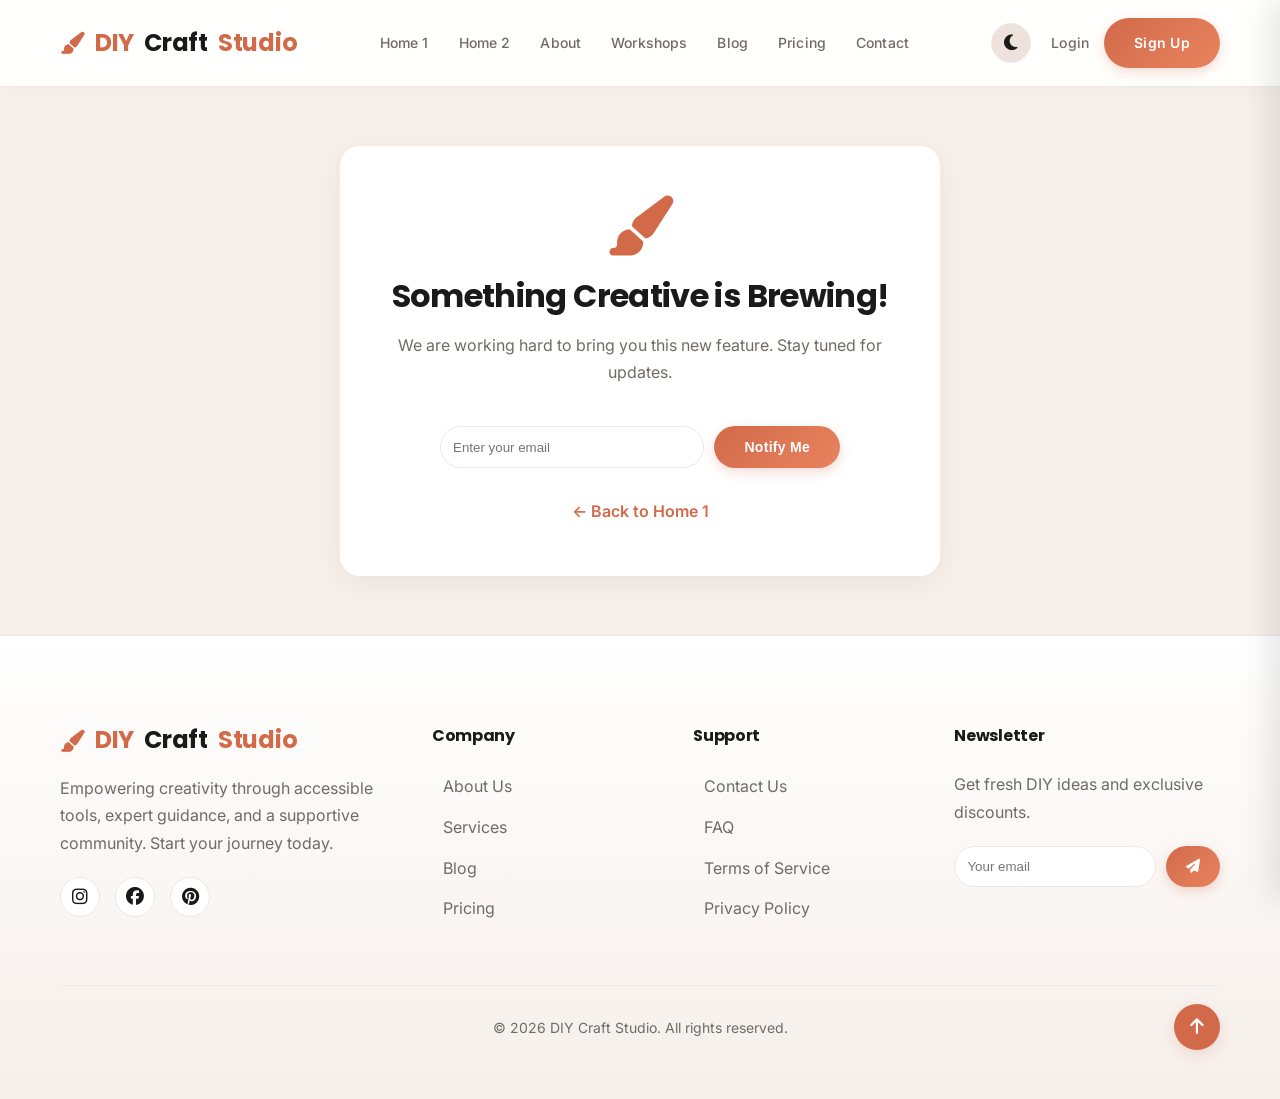
<file: coming-soon.html>
<!DOCTYPE html>
<html lang="en">

<head>
    <meta charset="UTF-8">
    <meta name="viewport" content="width=device-width, initial-scale=1.0">
    <title>Coming Soon - DIY Craft Studio</title>
    <link rel="stylesheet" href="assets/css/style.css">
    <link rel="stylesheet" href="https://cdnjs.cloudflare.com/ajax/libs/font-awesome/6.4.0/css/all.min.css">
    <!-- Favicon -->
    <link rel="icon" type="image/x-icon" href="assets/favicon (2).ico">
</head>

<body style="min-height: 100vh; display: flex; flex-direction: column;">

    <!-- Header -->
    <header class="header">
        <div class="container nav-container">
            <a href="index.html" class="logo">
                <i class="fa-solid fa-paintbrush"></i> DIY<span>Craft</span>Studio
            </a>

            <nav class="nav-menu">
                <a href="index.html" class="nav-item">Home 1</a>
                <a href="home2.html" class="nav-item">Home 2</a>
                <a href="about.html" class="nav-item">About</a>
                <a href="services.html" class="nav-item">Workshops</a>
                <a href="blog.html" class="nav-item">Blog</a>
                <a href="pricing.html" class="nav-item">Pricing</a>
                <a href="contact.html" class="nav-item">Contact</a>
            </nav>

            <div class="nav-actions">
                <div class="theme-toggle" id="theme-toggle" title="Toggle Light/Dark Mode">
                    <i class="fa-solid fa-moon"></i>
                    <i class="fa-solid fa-sun"></i>
                </div>
                <a href="login.html" class="nav-item">Login</a>
                <a href="register.html" class="btn btn-primary">Sign Up</a>
                <div class="hamburger">
                    <i class="fa-solid fa-bars"></i>
                </div>
            </div>
        </div>
    </header>

    <!-- Mobile Menu Overlay -->
    <div class="mobile-menu">
        <div class="mobile-menu-content">
            <a href="index.html" class="sidebar-item"><i class="fa-solid fa-house"></i> Home 1</a>
            <a href="home2.html" class="sidebar-item"><i class="fa-solid fa-store"></i> Home 2</a>
            <a href="about.html" class="sidebar-item"><i class="fa-solid fa-circle-info"></i> About</a>
            <a href="services.html" class="sidebar-item"><i class="fa-solid fa-palette"></i> Workshops</a>
            <a href="blog.html" class="sidebar-item"><i class="fa-solid fa-newspaper"></i> Blog</a>
            <a href="pricing.html" class="sidebar-item"><i class="fa-solid fa-tags"></i> Pricing</a>
            <a href="contact.html" class="sidebar-item"><i class="fa-solid fa-envelope"></i> Contact</a>
            <hr>
            <div class="mobile-auth-links">
                <a href="login.html" class="btn btn-outline">Login</a>
                <a href="register.html" class="btn btn-primary">Sign Up</a>
            </div>
        </div>
    </div>
    <div class="overlay"></div>

    <!-- Main Content -->
    <main
        style="flex: 1; display: flex; flex-direction: column; align-items: center; justify-content: center; text-align: center; padding: 60px 20px; background: var(--secondary);">
        <div class="animate-on-scroll" data-animation="fade-in-up"
            style="background: var(--bg-card); padding: 50px; border-radius: 20px; box-shadow: var(--card-shadow); max-width: 600px; width: 100%;">
            <i class="fa-solid fa-paintbrush" style="font-size: 60px; color: var(--primary); margin-bottom: 20px;"></i>
            <h1 class="mb-2">Something Creative is Brewing!</h1>
            <p class="mb-4" style="color: var(--text-muted);">We are working hard to bring you this new feature. Stay
                tuned for
                updates.
            </p>

            <form style="display: flex; gap: 10px; max-width: 400px; margin: 0 auto 30px;">
                <input type="email" placeholder="Enter your email"
                    style="flex: 1; padding: 12px; border: 1px solid var(--border-color); background: var(--bg-input); color: var(--tertiary); border-radius: 50px; outline: none;">
                <button class="btn btn-primary" style="border-radius: 50px;">Notify Me</button>
            </form>

            <a href="index.html" style="color: var(--primary); font-weight: 600;">&larr; Back to Home 1</a>
        </div>
    </main>

    <!-- Footer -->
    <footer class="footer">
        <div class="container">
            <div class="footer-grid">
                <div class="footer-brand">
                    <h2><i class="fa-solid fa-paintbrush"></i> DIY<span>Craft</span>Studio</h2>
                    <p class="footer-text">Empowering creativity through accessible tools, expert guidance, and a
                        supportive community. Start your journey today.</p>
                                        <div class="footer-socials">
                        <a href="#" class="social-link"><i class="fa-brands fa-instagram"></i></a>
                        <a href="#" class="social-link"><i class="fa-brands fa-facebook"></i></a>
                        <a href="#" class="social-link"><i class="fa-brands fa-pinterest"></i></a>
                    </div>
                </div>

                <div>
                    <h4 class="footer-heading">Company</h4>
                    <ul class="footer-links">
                        <li><a href="about.html">About Us</a></li>
                        <li><a href="services.html">Services</a></li>
                        <li><a href="blog.html">Blog</a></li>
                        <li><a href="pricing.html">Pricing</a></li>
                    </ul>
                </div>

                <div>
                    <h4 class="footer-heading">Support</h4>
                    <ul class="footer-links">
                        <li><a href="contact.html">Contact Us</a></li>
                        <li><a href="#">FAQ</a></li>
                        <li><a href="#">Terms of Service</a></li>
                        <li><a href="#">Privacy Policy</a></li>
                    </ul>
                </div>

                <div>
                    <h4 class="footer-heading">Newsletter</h4>
                    <p class="footer-text">Get fresh DIY ideas and exclusive discounts.</p>
                    <form class="newsletter-form">
                        <input type="email" class="newsletter-input" placeholder="Your email">
                        <button type="submit" class="btn btn-primary" style="padding: 12px 20px;"><i
                                class="fa-solid fa-paper-plane"></i></button>
                    </form>
                </div>
            </div>

            <div class="footer-bottom">
                <p>&copy; 2026 DIY Craft Studio. All rights reserved.</p>
                <a href="#" class="back-to-top" title="Back to Top"><i class="fa-solid fa-arrow-up"></i></a>
            </div>
        </div>
    </footer>

    <script src="assets/js/main.js"></script>
</body>

</html>
</file>
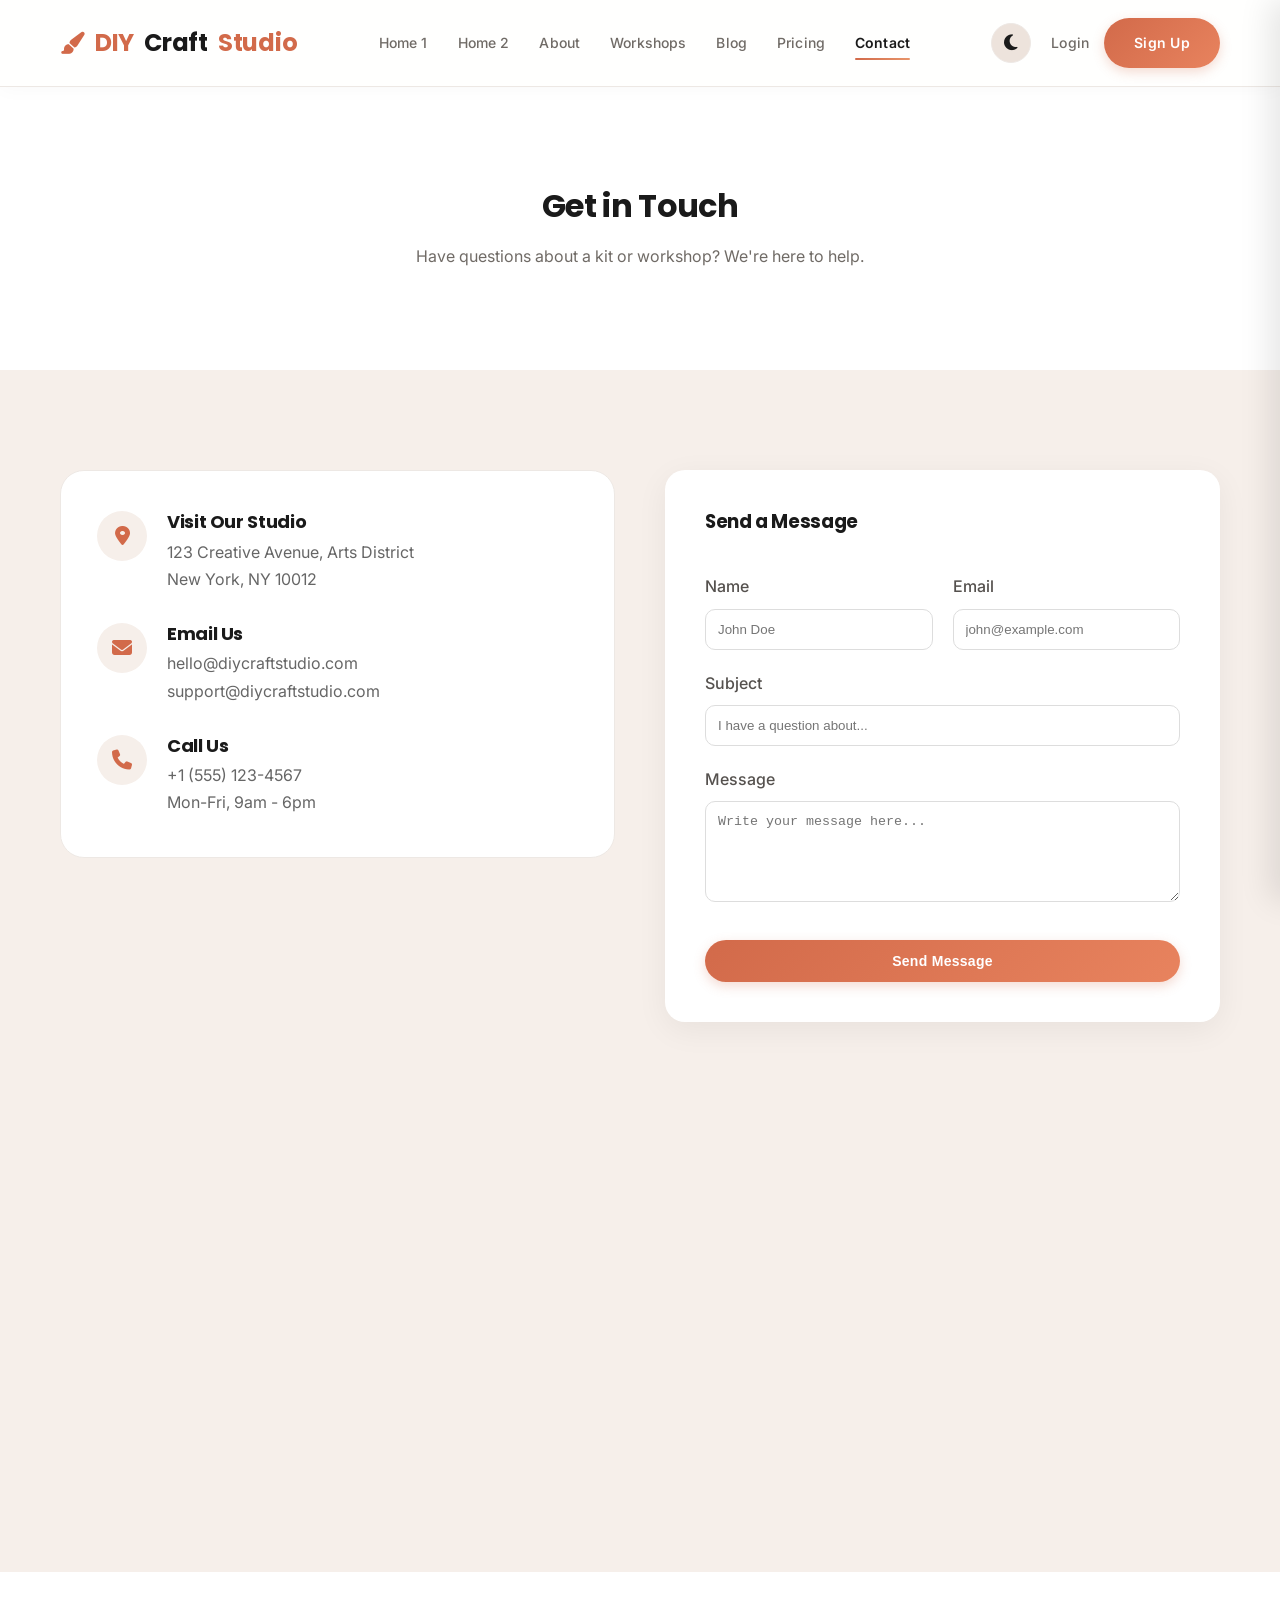
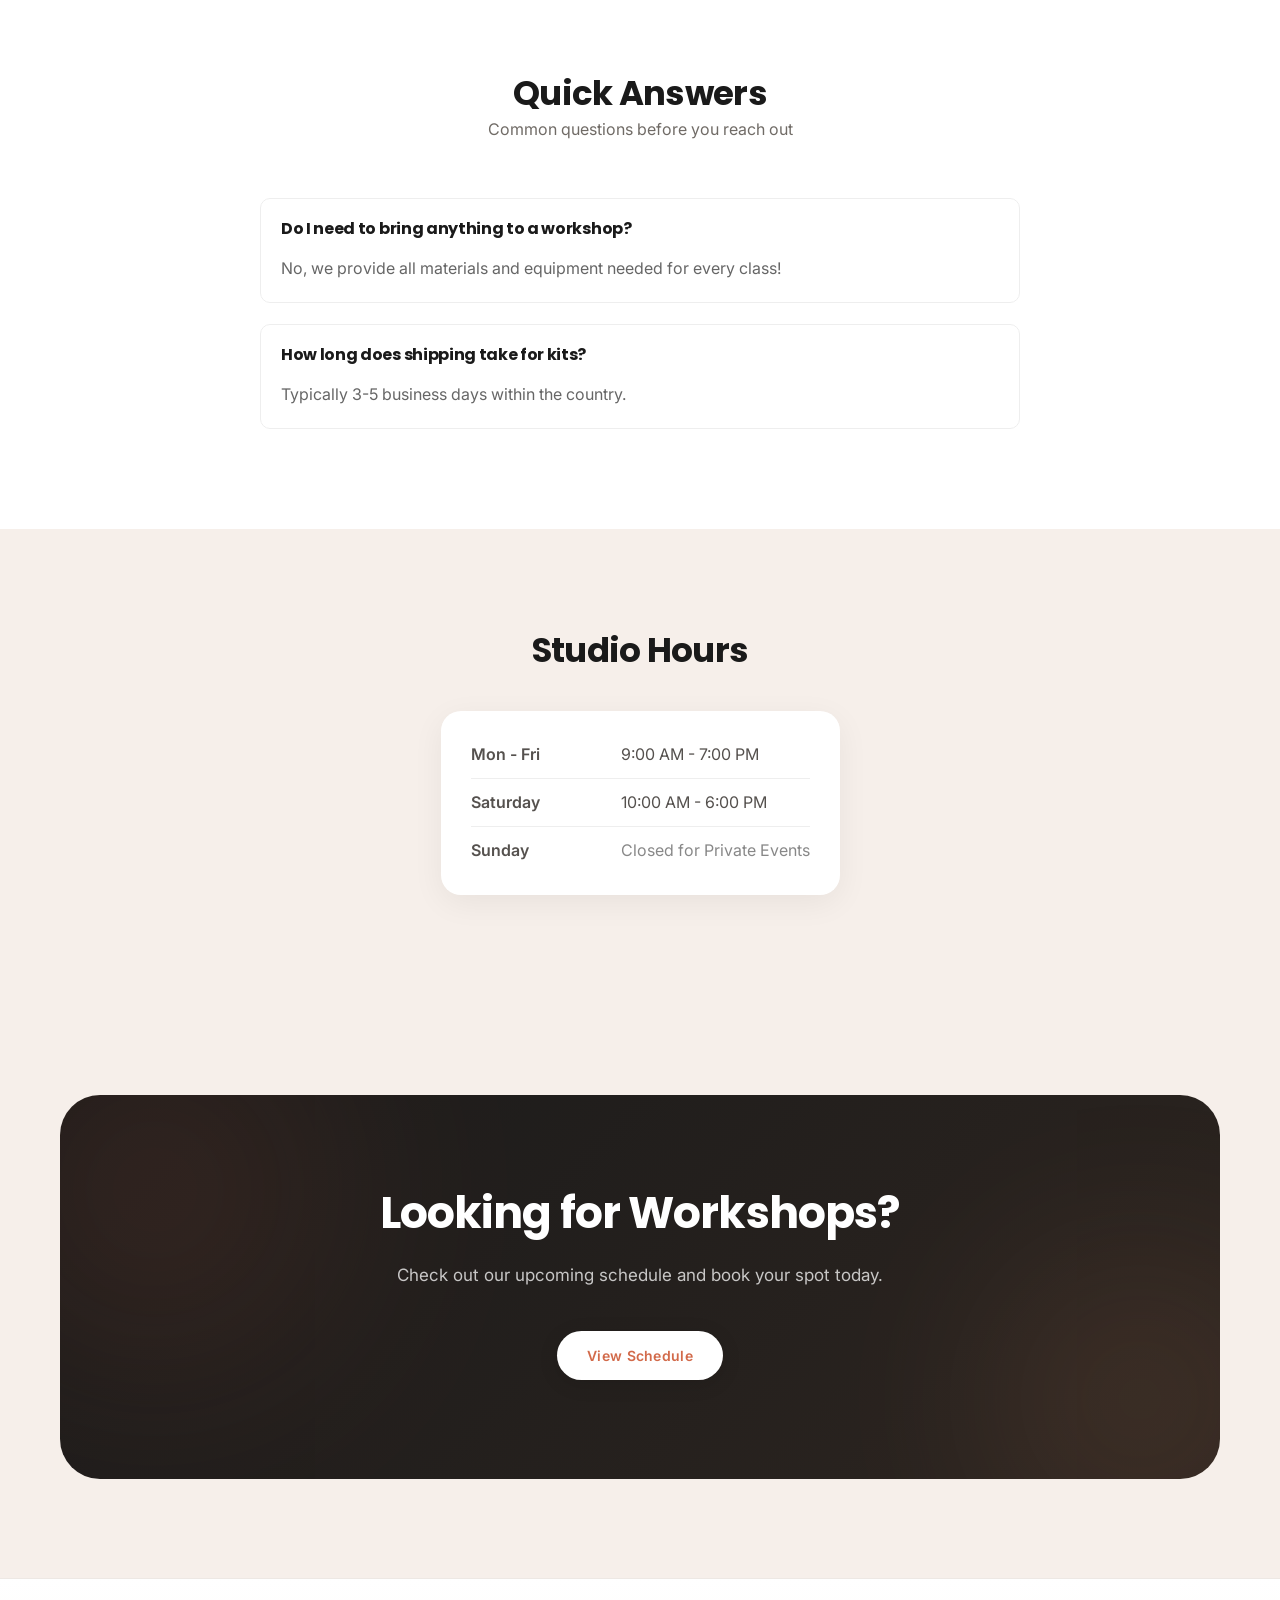
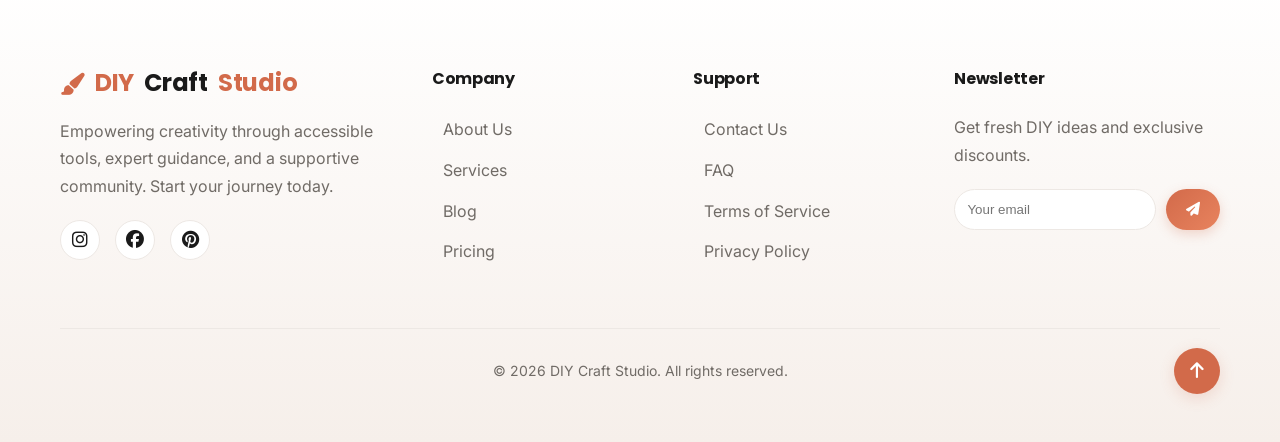
<file: contact.html>
<!DOCTYPE html>
<html lang="en">

<head>
    <meta charset="UTF-8">
    <meta name="viewport" content="width=device-width, initial-scale=1.0">
    <title>Contact Us - DIY Craft Studio</title>
    <link rel="stylesheet" href="assets/css/style.css">
    <link rel="stylesheet" href="https://cdnjs.cloudflare.com/ajax/libs/font-awesome/6.4.0/css/all.min.css">
    <!-- Favicon -->
    <link rel="icon" type="image/x-icon" href="assets/favicon (2).ico">
</head>

<body>

    <!-- Header -->
    <header class="header">
        <div class="container nav-container">
            <a href="index.html" class="logo">
                <i class="fa-solid fa-paintbrush"></i> DIY<span>Craft</span>Studio
            </a>

            <nav class="nav-menu">
                <a href="index.html" class="nav-item">Home 1</a>
                <a href="home2.html" class="nav-item">Home 2</a>
                <a href="about.html" class="nav-item">About</a>
                <a href="services.html" class="nav-item">Workshops</a>
                <a href="blog.html" class="nav-item">Blog</a>
                <a href="pricing.html" class="nav-item">Pricing</a>
                <a href="contact.html" class="nav-item active">Contact</a>
            </nav>

            <div class="nav-actions">
                <div class="theme-toggle" id="theme-toggle" title="Toggle Light/Dark Mode">
                    <i class="fa-solid fa-moon"></i>
                    <i class="fa-solid fa-sun"></i>
                </div>
                <a href="login.html" class="nav-item">Login</a>
                <a href="register.html" class="btn btn-primary">Sign Up</a>
                <div class="hamburger">
                    <i class="fa-solid fa-bars"></i>
                </div>
            </div>
        </div>
    </header>

    <!-- Mobile Menu Overlay -->
    <div class="mobile-menu">
        <div class="mobile-menu-content">
            <a href="index.html" class="sidebar-item"><i class="fa-solid fa-house"></i> Home 1</a>
            <a href="home2.html" class="sidebar-item"><i class="fa-solid fa-store"></i> Home 2</a>
            <a href="about.html" class="sidebar-item"><i class="fa-solid fa-circle-info"></i> About</a>
            <a href="services.html" class="sidebar-item"><i class="fa-solid fa-palette"></i> Workshops</a>
            <a href="blog.html" class="sidebar-item"><i class="fa-solid fa-newspaper"></i> Blog</a>
            <a href="pricing.html" class="sidebar-item"><i class="fa-solid fa-tags"></i> Pricing</a>
            <a href="contact.html" class="sidebar-item active"><i class="fa-solid fa-envelope"></i> Contact</a>
            <hr>
            <div class="mobile-auth-links">
                <a href="login.html" class="btn btn-outline">Login</a>
                <a href="register.html" class="btn btn-primary">Sign Up</a>
            </div>
        </div>
    </div>
    <div class="overlay"></div>

    <!-- Page Header -->
    <div class="section-padding text-center" style="background: var(--bg-section);">
        <div class="container animate-on-scroll" data-animation="fade-in-up">
            <h1 class="mb-2">Get in Touch</h1>
            <p>Have questions about a kit or workshop? We're here to help.</p>
        </div>
    </div>

    <!-- Contact Content -->
    <section class="section-padding">
        <div class="container">
            <div style="display: flex; gap: 50px; flex-wrap: wrap;">

                <!-- Contact Info -->
                <div class="animate-on-scroll" data-animation="slide-in-left" style="flex: 1; min-width: 300px;">
                    <div class="service-card" style="text-align: left; margin-bottom: 30px;">
                        <div style="display: flex; gap: 20px; margin-bottom: 30px;">
                            <div
                                style="width: 50px; height: 50px; background: var(--secondary); border-radius: 50%; display: flex; align-items: center; justify-content: center; color: var(--primary); font-size: 20px;">
                                <i class="fa-solid fa-location-dot"></i>
                            </div>
                            <div>
                                <h3 style="font-size: 18px; margin-bottom: 5px;">Visit Our Studio</h3>
                                <p style="color: #666;">123 Creative Avenue, Arts District<br>New York, NY 10012</p>
                            </div>
                        </div>

                        <div style="display: flex; gap: 20px; margin-bottom: 30px;">
                            <div
                                style="width: 50px; height: 50px; background: var(--secondary); border-radius: 50%; display: flex; align-items: center; justify-content: center; color: var(--primary); font-size: 20px;">
                                <i class="fa-solid fa-envelope"></i>
                            </div>
                            <div>
                                <h3 style="font-size: 18px; margin-bottom: 5px;">Email Us</h3>
                                <p style="color: #666;">hello@diycraftstudio.com<br>support@diycraftstudio.com</p>
                            </div>
                        </div>

                        <div style="display: flex; gap: 20px;">
                            <div
                                style="width: 50px; height: 50px; background: var(--secondary); border-radius: 50%; display: flex; align-items: center; justify-content: center; color: var(--primary); font-size: 20px;">
                                <i class="fa-solid fa-phone"></i>
                            </div>
                            <div>
                                <h3 style="font-size: 18px; margin-bottom: 5px;">Call Us</h3>
                                <p style="color: #666;">+1 (555) 123-4567<br>Mon-Fri, 9am - 6pm</p>
                            </div>
                        </div>
                    </div>
                </div>

                <!-- Contact Form -->
                <div class="animate-on-scroll" data-animation="slide-in-right" style="flex: 1; min-width: 300px;">
                    <form
                        style="background: var(--bg-card); padding: 40px; border-radius: 20px; box-shadow: var(--card-shadow);">
                        <h3 class="mb-4">Send a Message</h3>

                        <div style="display: grid; grid-template-columns: 1fr 1fr; gap: 20px; margin-bottom: 20px;">
                            <div>
                                <label style="display: block; margin-bottom: 8px; font-weight: 500;">Name</label>
                                <input type="text" placeholder="John Doe"
                                    style="width: 100%; padding: 12px; border: 1px solid #ddd; border-radius: 10px; outline: none;">
                            </div>
                            <div>
                                <label style="display: block; margin-bottom: 8px; font-weight: 500;">Email</label>
                                <input type="email" placeholder="john@example.com"
                                    style="width: 100%; padding: 12px; border: 1px solid #ddd; border-radius: 10px; outline: none;">
                            </div>
                        </div>

                        <div style="margin-bottom: 20px;">
                            <label style="display: block; margin-bottom: 8px; font-weight: 500;">Subject</label>
                            <input type="text" placeholder="I have a question about..."
                                style="width: 100%; padding: 12px; border: 1px solid #ddd; border-radius: 10px; outline: none;">
                        </div>

                        <div style="margin-bottom: 30px;">
                            <label style="display: block; margin-bottom: 8px; font-weight: 500;">Message</label>
                            <textarea rows="5" placeholder="Write your message here..."
                                style="width: 100%; padding: 12px; border: 1px solid #ddd; border-radius: 10px; outline: none; resize: vertical;"></textarea>
                        </div>

                        <button type="button" class="btn btn-primary" style="width: 100%;">Send Message</button>
                    </form>
                </div>

            </div>
        </div>
    </section>

    <!-- Map Section -->
    <div style="height: 450px; width: 100%; overflow: hidden;">
        <iframe
            src="https://www.google.com/maps/embed?pb=!1m18!1m12!1m3!1d193595.2528082187!2d-74.11976373946229!3d40.69766374874431!2m3!1f0!2f0!3f0!3m2!1i1024!2i768!4f13.1!3m3!1m2!1s0x89c24fa5d33f083b%3A0xc80b8f06e177fe62!2sNew%20York%2C%20NY%2C%20USA!5e0!3m2!1sen!2s!4v1684334345678!5m2!1sen!2s"
            width="100%" height="100%" style="border:0;" allowfullscreen="" loading="lazy"
            referrerpolicy="no-referrer-when-downgrade">
        </iframe>
    </div>

    <!-- FAQ Section -->
    <section class="section-padding" style="background: var(--bg-section);">
        <div class="container" style="max-width: 800px;">
            <div class="text-center mb-5 animate-on-scroll" data-animation="fade-in-up">
                <h2>Quick Answers</h2>
                <p>Common questions before you reach out</p>
            </div>
            <div style="display: grid; gap: 20px;">
                <div class="animate-on-scroll" data-animation="fade-in-up"
                    style="padding: 20px; border: 1px solid #eee; border-radius: 10px;">
                    <h4 class="mb-2">Do I need to bring anything to a workshop?</h4>
                    <p style="color: #666;">No, we provide all materials and equipment needed for every class!</p>
                </div>
                <div class="animate-on-scroll" data-animation="fade-in-up"
                    style="padding: 20px; border: 1px solid #eee; border-radius: 10px;">
                    <h4 class="mb-2">How long does shipping take for kits?</h4>
                    <p style="color: #666;">Typically 3-5 business days within the country.</p>
                </div>
            </div>
        </div>
    </section>

    <!-- Studio Hours -->
    <section class="section-padding" style="background: var(--secondary);">
        <div class="container text-center">
            <h2 class="mb-4 animate-on-scroll" data-animation="fade-in-up">Studio Hours</h2>
            <div class="animate-on-scroll" data-animation="fade-in-up"
                style="display: inline-block; text-align: left; background: var(--bg-card); padding: 30px; border-radius: 20px; box-shadow: var(--card-shadow);">
                <div
                    style="display: flex; gap: 50px; margin-bottom: 10px; border-bottom: 1px solid #eee; padding-bottom: 10px;">
                    <span style="font-weight: 600; min-width: 100px;">Mon - Fri</span>
                    <span>9:00 AM - 7:00 PM</span>
                </div>
                <div
                    style="display: flex; gap: 50px; margin-bottom: 10px; border-bottom: 1px solid #eee; padding-bottom: 10px;">
                    <span style="font-weight: 600; min-width: 100px;">Saturday</span>
                    <span>10:00 AM - 6:00 PM</span>
                </div>
                <div style="display: flex; gap: 50px;">
                    <span style="font-weight: 600; min-width: 100px;">Sunday</span>
                    <span style="color: #888;">Closed for Private Events</span>
                </div>
            </div>
        </div>
    </section>

    <!-- Final CTA Section -->
    <section class="section-padding">
        <div class="container">
            <div class="cta-box animate-on-scroll" data-animation="fade-in-up">
                <h2>Looking for Workshops?</h2>
                <p>Check out our upcoming schedule and book your spot today.</p>
                <a href="services.html" class="btn btn-primary"
                    style="background: var(--bg-card); color: var(--primary);">View
                    Schedule</a>
            </div>
        </div>
    </section>

    <!-- Footer -->
    <!-- Footer -->
    <footer class="footer">
        <div class="container">
            <div class="footer-grid">
                <div class="footer-brand">
                    <h2><i class="fa-solid fa-paintbrush"></i> DIY<span>Craft</span>Studio</h2>
                    <p class="footer-text">Empowering creativity through accessible tools, expert guidance, and a
                        supportive community. Start your journey today.</p>
                                        <div class="footer-socials">
                        <a href="#" class="social-link"><i class="fa-brands fa-instagram"></i></a>
                        <a href="#" class="social-link"><i class="fa-brands fa-facebook"></i></a>
                        <a href="#" class="social-link"><i class="fa-brands fa-pinterest"></i></a>
                    </div>
                </div>

                <div>
                    <h4 class="footer-heading">Company</h4>
                    <ul class="footer-links">
                        <li><a href="about.html">About Us</a></li>
                        <li><a href="services.html">Services</a></li>
                        <li><a href="blog.html">Blog</a></li>
                        <li><a href="pricing.html">Pricing</a></li>
                    </ul>
                </div>

                <div>
                    <h4 class="footer-heading">Support</h4>
                    <ul class="footer-links">
                        <li><a href="contact.html">Contact Us</a></li>
                        <li><a href="#">FAQ</a></li>
                        <li><a href="#">Terms of Service</a></li>
                        <li><a href="#">Privacy Policy</a></li>
                    </ul>
                </div>

                <div>
                    <h4 class="footer-heading">Newsletter</h4>
                    <p class="footer-text">Get fresh DIY ideas and exclusive discounts.</p>
                    <form class="newsletter-form">
                        <input type="email" class="newsletter-input" placeholder="Your email">
                        <button type="submit" class="btn btn-primary" style="padding: 12px 20px;"><i
                                class="fa-solid fa-paper-plane"></i></button>
                    </form>
                </div>
            </div>

            <div class="footer-bottom">
                <p>&copy; 2026 DIY Craft Studio. All rights reserved.</p>
                <a href="#" class="back-to-top" title="Back to Top"><i class="fa-solid fa-arrow-up"></i></a>
            </div>
        </div>
    </footer>

    <script src="assets/js/main.js"></script>
</body>

</html>
</file>
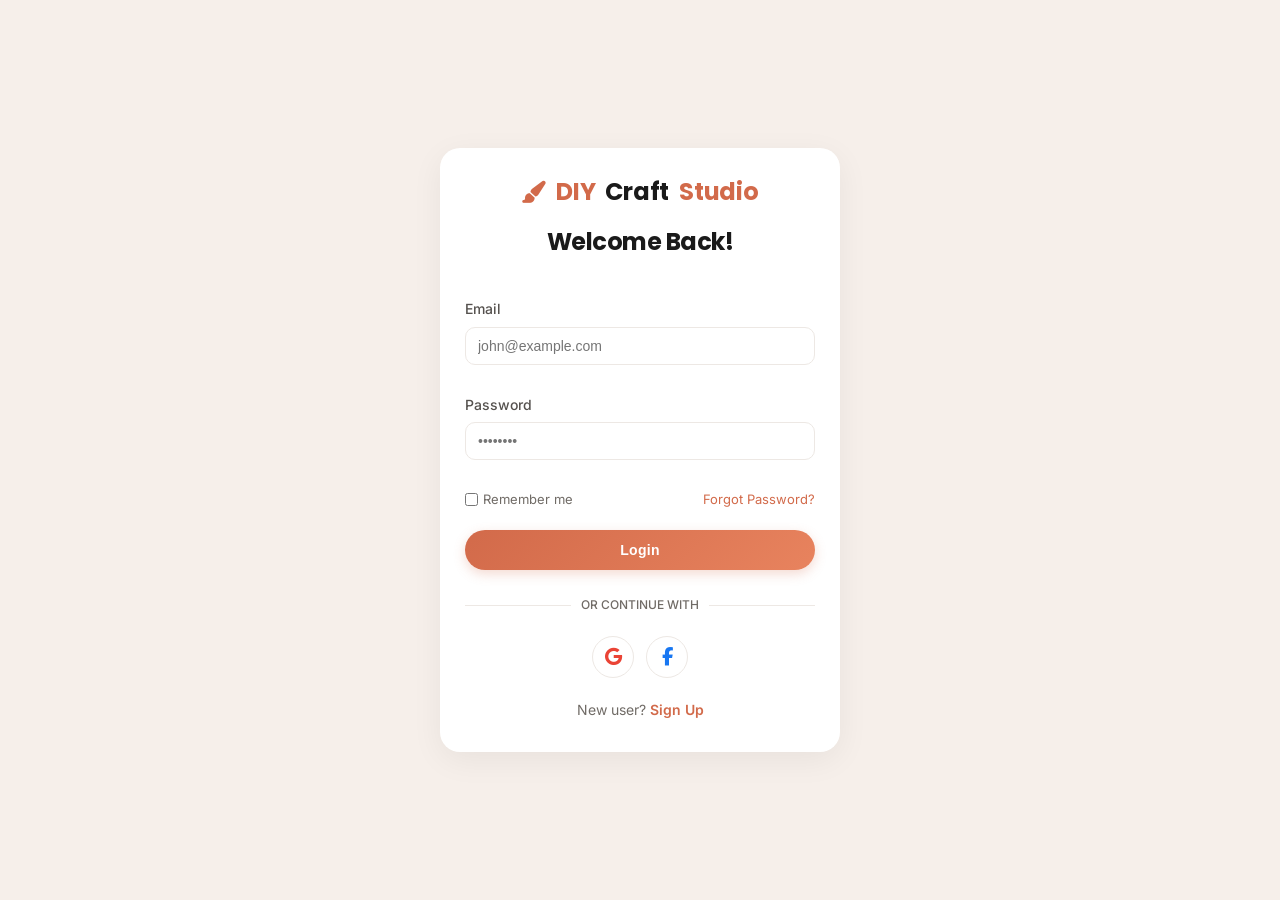
<file: login.html>
<!DOCTYPE html>
<html lang="en">

<head>
    <meta charset="UTF-8">
    <meta name="viewport" content="width=device-width, initial-scale=1.0">
    <title>Login - DIY Craft Studio</title>
    <link rel="stylesheet" href="assets/css/style.css">
    <link rel="stylesheet" href="https://cdnjs.cloudflare.com/ajax/libs/font-awesome/6.4.0/css/all.min.css">
    <!-- Favicon -->
    <link rel="icon" type="image/x-icon" href="assets/favicon (2).ico">
</head>

<body style="min-height: 100vh; display: flex; flex-direction: column;">
    <div
        style="flex: 1; display: flex; align-items: center; justify-content: center; background: var(--secondary); padding: 20px;">
        <div class="animate-on-scroll" data-animation="fade-in-up"
            style="background: var(--bg-card); padding: 30px 25px; border-radius: 20px; box-shadow: var(--card-shadow); max-width: 400px; width: 100%;">

            <div class="text-center mb-4">
                <a href="index.html" class="logo" style="justify-content: center; margin-bottom: 20px;">
                    <i class="fa-solid fa-paintbrush"></i> DIY<span>Craft</span>Studio
                </a>
                <h2 style="margin-bottom: 20px; font-size: 24px;">Welcome Back!</h2>
            </div>

            <form action="dashboard.html">
                <div class="mb-3">
                    <label style="display: block; margin-bottom: 6px; font-weight: 500; font-size: 14px;">Email</label>
                    <input type="email" placeholder="john@example.com"
                        style="width: 100%; padding: 10px 12px; border: 1px solid var(--border-color); background: var(--bg-input); color: var(--tertiary); border-radius: 10px; outline: none; font-size: 14px;">
                </div>

                <div class="mb-3">
                    <label
                        style="display: block; margin-bottom: 6px; font-weight: 500; font-size: 14px;">Password</label>
                    <input type="password" placeholder="••••••••"
                        style="width: 100%; padding: 10px 12px; border: 1px solid var(--border-color); background: var(--bg-input); color: var(--tertiary); border-radius: 10px; outline: none; font-size: 14px;">
                </div>

                <div
                    style="display: flex; justify-content: space-between; align-items: center; margin-bottom: 20px; font-size: 13px;">
                    <label
                        style="cursor: pointer; display: flex; align-items: center; gap: 5px; color: var(--text-muted);">
                        <input type="checkbox"> Remember me
                    </label>
                    <a href="#" style="color: var(--primary);">Forgot Password?</a>
                </div>

                <button type="submit" class="btn btn-primary" style="width: 100%; padding: 12px;">Login</button>
            </form>

            <div class="text-center">
                <div style="display: flex; align-items: center; margin: 25px 0 20px;">
                    <hr style="flex: 1; border: 0; border-top: 1px solid var(--border-color);">
                    <span style="padding: 0 10px; color: var(--text-muted); font-size: 12px; font-weight: 500;">OR
                        CONTINUE WITH</span>
                    <hr style="flex: 1; border: 0; border-top: 1px solid var(--border-color);">
                </div>

                <div style="display: flex; gap: 12px; justify-content: center; margin-bottom: 20px;">
                    <button class="btn-social btn-google"><i class="fa-brands fa-google"></i></button>
                    <button class="btn-social btn-facebook"><i class="fa-brands fa-facebook-f"></i></button>
                </div>

                <p style="font-size: 14px; color: var(--text-muted);">New user? <a href="register.html"
                        style="color: var(--primary); font-weight: 600;">Sign Up</a></p>
            </div>
        </div>
    </div>

    <script src="assets/js/main.js"></script>
</body>

</html>
</file>
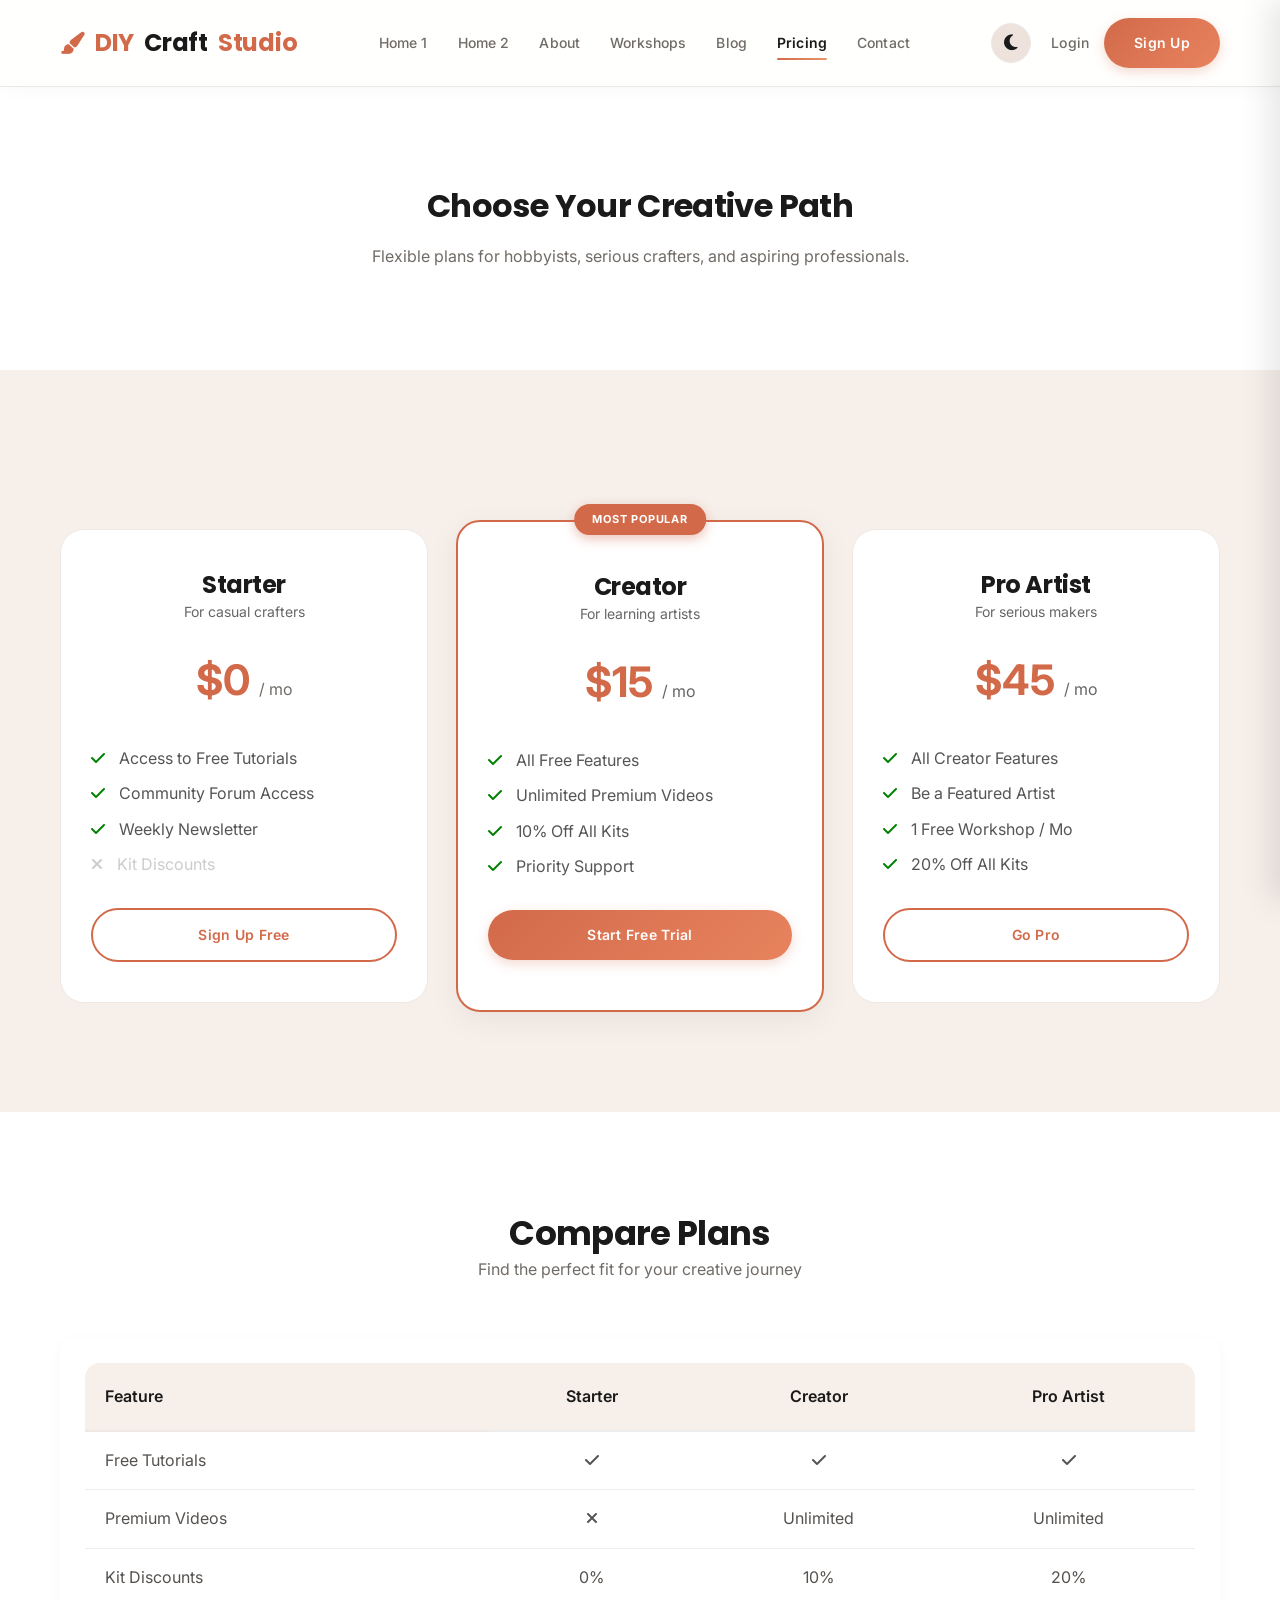
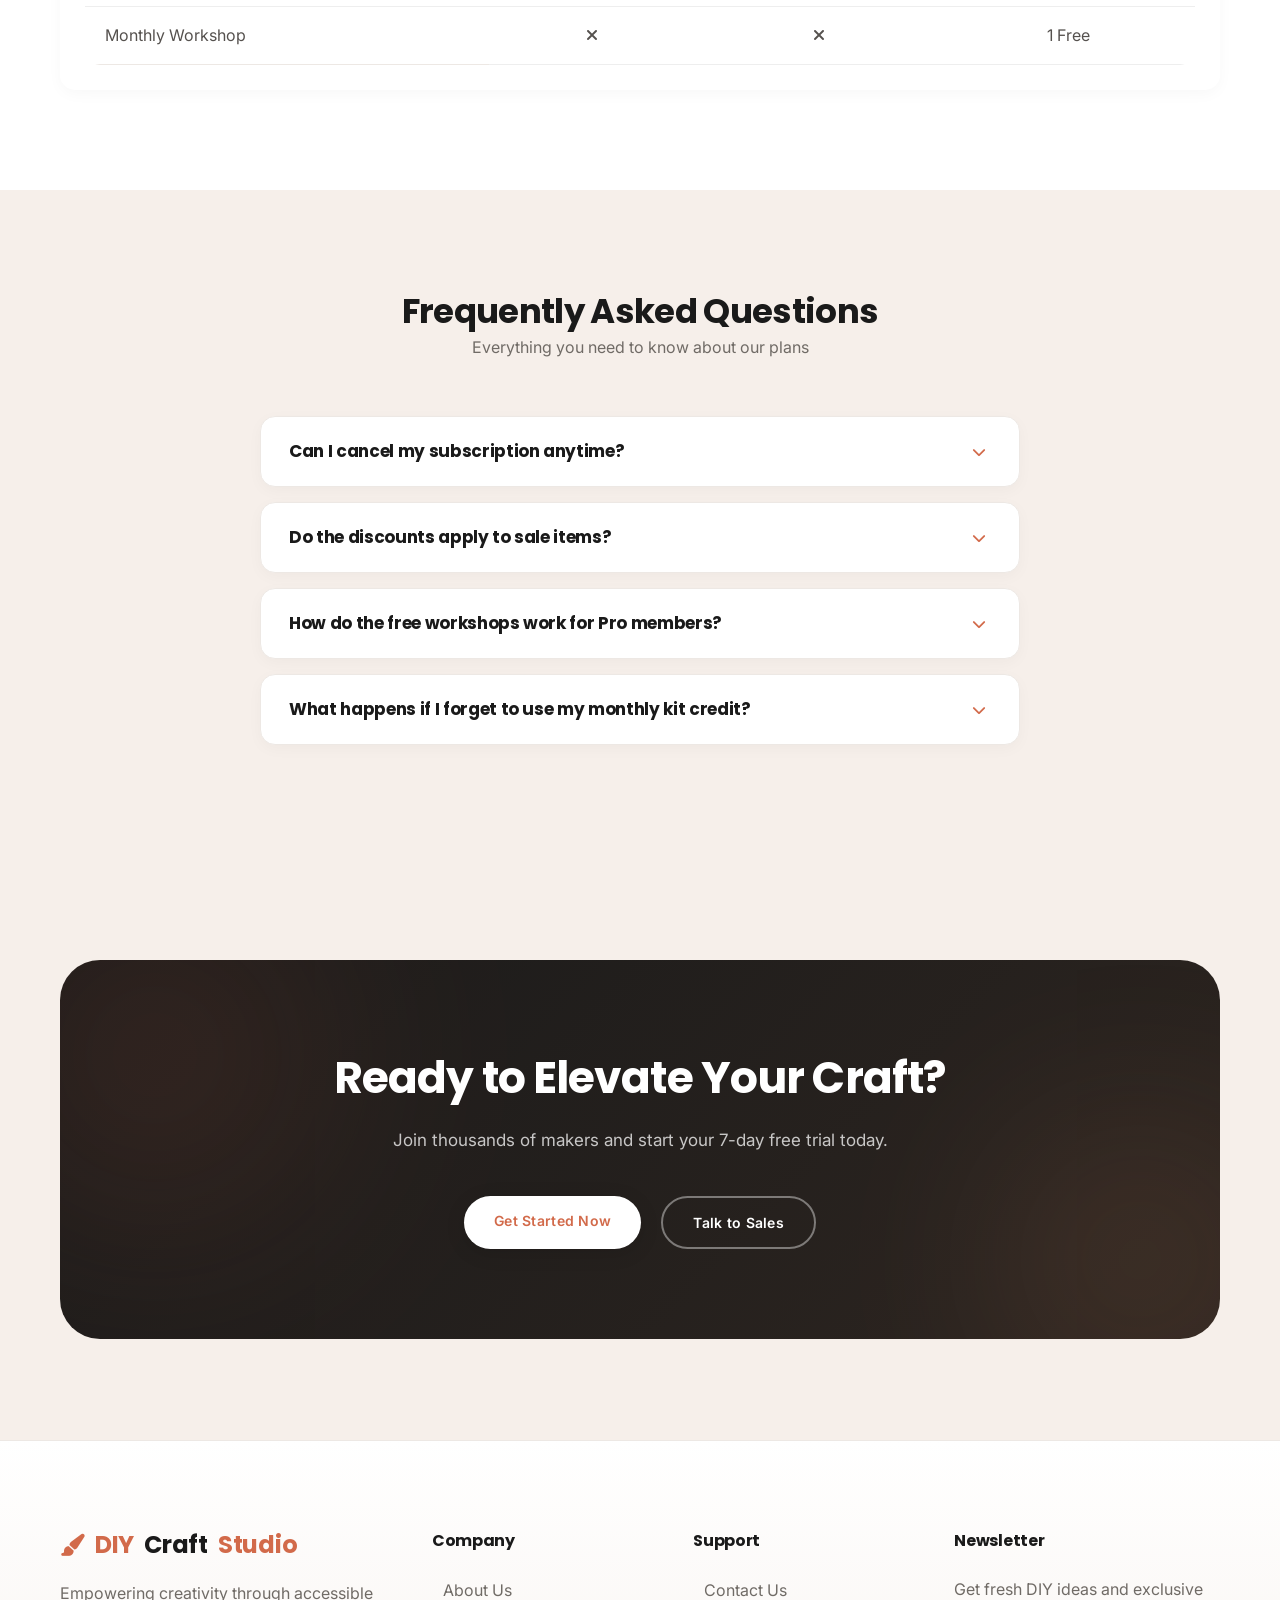
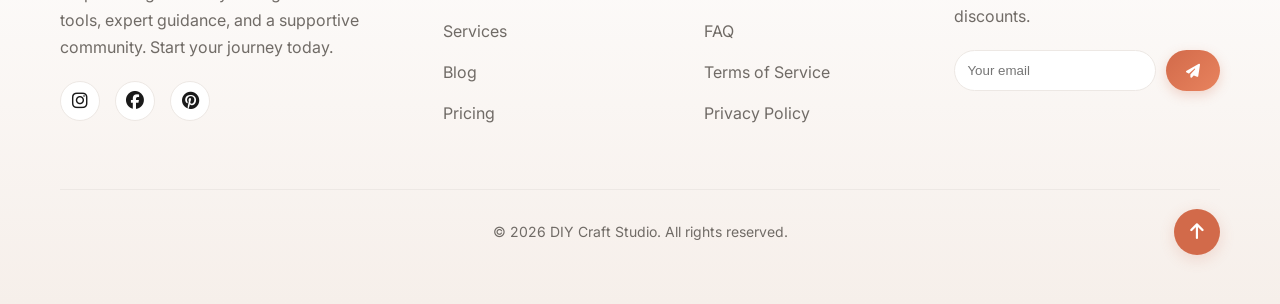
<file: pricing.html>
<!DOCTYPE html>
<html lang="en">

<head>
    <meta charset="UTF-8">
    <meta name="viewport" content="width=device-width, initial-scale=1.0">
    <title>Pricing - DIY Craft Studio</title>
    <link rel="stylesheet" href="assets/css/style.css">
    <link rel="stylesheet" href="https://cdnjs.cloudflare.com/ajax/libs/font-awesome/6.4.0/css/all.min.css">
    <!-- Favicon -->
    <link rel="icon" type="image/x-icon" href="assets/favicon (2).ico">
</head>

<body>

    <!-- Header -->
    <header class="header">
        <div class="container nav-container">
            <a href="index.html" class="logo">
                <i class="fa-solid fa-paintbrush"></i> DIY<span>Craft</span>Studio
            </a>

            <nav class="nav-menu">
                <a href="index.html" class="nav-item">Home 1</a>
                <a href="home2.html" class="nav-item">Home 2</a>
                <a href="about.html" class="nav-item">About</a>
                <a href="services.html" class="nav-item">Workshops</a>
                <a href="blog.html" class="nav-item">Blog</a>
                <a href="pricing.html" class="nav-item active">Pricing</a>
                <a href="contact.html" class="nav-item">Contact</a>
            </nav>

            <div class="nav-actions">
                <div class="theme-toggle" id="theme-toggle" title="Toggle Light/Dark Mode">
                    <i class="fa-solid fa-moon"></i>
                    <i class="fa-solid fa-sun"></i>
                </div>
                <a href="login.html" class="nav-item">Login</a>
                <a href="register.html" class="btn btn-primary">Sign Up</a>
                <div class="hamburger">
                    <i class="fa-solid fa-bars"></i>
                </div>
            </div>
        </div>
    </header>

    <!-- Mobile Menu Overlay -->
    <div class="mobile-menu">
        <div class="mobile-menu-content">
            <a href="index.html" class="sidebar-item"><i class="fa-solid fa-house"></i> Home 1</a>
            <a href="home2.html" class="sidebar-item"><i class="fa-solid fa-store"></i> Home 2</a>
            <a href="about.html" class="sidebar-item"><i class="fa-solid fa-circle-info"></i> About</a>
            <a href="services.html" class="sidebar-item"><i class="fa-solid fa-palette"></i> Workshops</a>
            <a href="blog.html" class="sidebar-item"><i class="fa-solid fa-newspaper"></i> Blog</a>
            <a href="pricing.html" class="sidebar-item active"><i class="fa-solid fa-tags"></i> Pricing</a>
            <a href="contact.html" class="sidebar-item"><i class="fa-solid fa-envelope"></i> Contact</a>
            <hr>
            <div class="mobile-auth-links">
                <a href="login.html" class="btn btn-outline">Login</a>
                <a href="register.html" class="btn btn-primary">Sign Up</a>
            </div>
        </div>
    </div>
    <div class="overlay"></div>

    <!-- Page Header -->
    <div class="section-padding text-center" style="background: var(--bg-section);">
        <div class="container animate-on-scroll" data-animation="fade-in-up">
            <h1 class="mb-2">Choose Your Creative Path</h1>
            <p>Flexible plans for hobbyists, serious crafters, and aspiring professionals.</p>
        </div>
    </div>

    <!-- Pricing Tables -->
    <section class="section-padding">
        <div class="container">
            <div class="services-grid" style="align-items: center; margin-top: 50px;">

                <!-- Starter -->
                <div class="service-card animate-on-scroll" data-animation="fade-in-up"
                    style="padding: 40px 30px; border: 1px solid var(--border-color);">
                    <h3 style="font-size: 24px;">Starter</h3>
                    <p style="color: #666; font-size: 14px; margin-bottom: 20px;">For casual crafters</p>
                    <div style="font-size: 42px; font-weight: 700; color: var(--primary); margin-bottom: 30px;">
                        $0 <span style="font-size: 16px; color: var(--text-muted); font-weight: 400;">/ mo</span>
                    </div>
                    <ul style="text-align: left; margin-bottom: 30px; color: #555;">
                        <li class="mb-1"><i class="fa-solid fa-check" style="color: green; margin-right: 10px;"></i>
                            Access to Free Tutorials</li>
                        <li class="mb-1"><i class="fa-solid fa-check" style="color: green; margin-right: 10px;"></i>
                            Community Forum Access</li>
                        <li class="mb-1"><i class="fa-solid fa-check" style="color: green; margin-right: 10px;"></i>
                            Weekly Newsletter</li>
                        <li class="mb-1" style="color: #ccc;"><i class="fa-solid fa-xmark"
                                style="margin-right: 10px;"></i> Kit Discounts</li>
                    </ul>
                    <a href="register.html" class="btn btn-outline" style="display: block;">Sign Up Free</a>
                </div>

                <!-- Creator (Featured) -->
                <div class="service-card animate-on-scroll" data-animation="fade-in-up"
                    style="padding: 50px 30px; border: 2px solid var(--primary); transform: scale(1.05); box-shadow: var(--card-shadow); position: relative; overflow: visible;">
                    <div
                        style="position: absolute; top: -18px; left: 50%; transform: translateX(-50%); background: var(--primary); color: white; padding: 6px 18px; border-radius: 25px; font-size: 11px; font-weight: 700; letter-spacing: 0.8px; white-space: nowrap; box-shadow: 0 4px 12px rgba(210, 106, 74, 0.4); z-index: 10;">
                        MOST POPULAR</div>
                    <h3 style="font-size: 24px;">Creator</h3>
                    <p style="color: #666; font-size: 14px; margin-bottom: 20px;">For learning artists</p>
                    <div style="font-size: 42px; font-weight: 700; color: var(--primary); margin-bottom: 30px;">
                        $15 <span style="font-size: 16px; color: #666; font-weight: 400;">/ mo</span>
                    </div>
                    <ul style="text-align: left; margin-bottom: 30px; color: #555;">
                        <li class="mb-1"><i class="fa-solid fa-check" style="color: green; margin-right: 10px;"></i> All
                            Free Features</li>
                        <li class="mb-1"><i class="fa-solid fa-check" style="color: green; margin-right: 10px;"></i>
                            Unlimited Premium Videos</li>
                        <li class="mb-1"><i class="fa-solid fa-check" style="color: green; margin-right: 10px;"></i> 10%
                            Off All Kits</li>
                        <li class="mb-1"><i class="fa-solid fa-check" style="color: green; margin-right: 10px;"></i>
                            Priority Support</li>
                    </ul>
                    <a href="register.html" class="btn btn-primary" style="display: block;">Start Free Trial</a>
                </div>

                <!-- Pro Artist -->
                <div class="service-card animate-on-scroll" data-animation="fade-in-up"
                    style="padding: 40px 30px; border: 1px solid var(--border-color);">
                    <h3 style="font-size: 24px;">Pro Artist</h3>
                    <p style="color: #666; font-size: 14px; margin-bottom: 20px;">For serious makers</p>
                    <div style="font-size: 42px; font-weight: 700; color: var(--primary); margin-bottom: 30px;">
                        $45 <span style="font-size: 16px; color: #666; font-weight: 400;">/ mo</span>
                    </div>
                    <ul style="text-align: left; margin-bottom: 30px; color: #555;">
                        <li class="mb-1"><i class="fa-solid fa-check" style="color: green; margin-right: 10px;"></i> All
                            Creator Features</li>
                        <li class="mb-1"><i class="fa-solid fa-check" style="color: green; margin-right: 10px;"></i> Be
                            a Featured Artist</li>
                        <li class="mb-1"><i class="fa-solid fa-check" style="color: green; margin-right: 10px;"></i> 1
                            Free Workshop / Mo</li>
                        <li class="mb-1"><i class="fa-solid fa-check" style="color: green; margin-right: 10px;"></i> 20%
                            Off All Kits</li>
                    </ul>
                    <a href="register.html" class="btn btn-outline" style="display: block;">Go Pro</a>
                </div>

            </div>
        </div>
    </section>

    <!-- Comparison Section -->
    <section class="section-padding" style="background: var(--bg-section);">
        <div class="container">
            <div class="text-center mb-5 animate-on-scroll" data-animation="fade-in-up">
                <h2>Compare Plans</h2>
                <p>Find the perfect fit for your creative journey</p>
            </div>
            <div class="table-container shadow-sm animate-on-scroll" data-animation="fade-in-up">
                <table
                    style="width: 100%; border-collapse: collapse; background: var(--bg-card); border-radius: 15px; overflow: hidden;">
                    <thead style="background: var(--secondary);">
                        <tr>
                            <th style="padding: 20px; text-align: left; border-bottom: 2px solid var(--border-color);">
                                Feature</th>
                            <th style="padding: 20px; text-align: center; border-bottom: 2px solid #eee;">Starter</th>
                            <th style="padding: 20px; text-align: center; border-bottom: 2px solid #eee;">Creator</th>
                            <th style="padding: 20px; text-align: center; border-bottom: 2px solid #eee;">Pro Artist
                            </th>
                        </tr>
                    </thead>
                    <tbody>
                        <tr>
                            <td style="padding: 15px 20px; border-bottom: 1px solid #eee;">Free Tutorials</td>
                            <td style="padding: 15px 20px; text-align: center; border-bottom: 1px solid #eee;"><i
                                    class="fa-solid fa-check text-success"></i></td>
                            <td style="padding: 15px 20px; text-align: center; border-bottom: 1px solid #eee;"><i
                                    class="fa-solid fa-check text-success"></i></td>
                            <td style="padding: 15px 20px; text-align: center; border-bottom: 1px solid #eee;"><i
                                    class="fa-solid fa-check text-success"></i></td>
                        </tr>
                        <tr>
                            <td style="padding: 15px 20px; border-bottom: 1px solid #eee;">Premium Videos</td>
                            <td style="padding: 15px 20px; text-align: center; border-bottom: 1px solid #eee;"><i
                                    class="fa-solid fa-xmark text-muted"></i></td>
                            <td style="padding: 15px 20px; text-align: center; border-bottom: 1px solid #eee;">Unlimited
                            </td>
                            <td style="padding: 15px 20px; text-align: center; border-bottom: 1px solid #eee;">Unlimited
                            </td>
                        </tr>
                        <tr>
                            <td style="padding: 15px 20px; border-bottom: 1px solid #eee;">Kit Discounts</td>
                            <td style="padding: 15px 20px; text-align: center; border-bottom: 1px solid #eee;">0%</td>
                            <td style="padding: 15px 20px; text-align: center; border-bottom: 1px solid #eee;">10%</td>
                            <td style="padding: 15px 20px; text-align: center; border-bottom: 1px solid #eee;">20%</td>
                        </tr>
                        <tr>
                            <td style="padding: 15px 20px; border-bottom: 1px solid var(--border-color);">Monthly
                                Workshop</td>
                            <td style="padding: 15px 20px; text-align: center; border-bottom: 1px solid #eee;"><i
                                    class="fa-solid fa-xmark text-muted"></i></td>
                            <td style="padding: 15px 20px; text-align: center; border-bottom: 1px solid #eee;"><i
                                    class="fa-solid fa-xmark text-muted"></i></td>
                            <td style="padding: 15px 20px; text-align: center; border-bottom: 1px solid #eee;">1 Free
                            </td>
                        </tr>
                    </tbody>
                </table>
            </div>
        </div>
    </section>

    <!-- FAQ Section -->
    <section class="section-padding" style="background: var(--secondary);">
        <div class="container" style="max-width: 800px;">
            <div class="text-center mb-5 animate-on-scroll" data-animation="fade-in-up">
                <h2>Frequently Asked Questions</h2>
                <p>Everything you need to know about our plans</p>
            </div>
            <div class="faq-accordion">
                <div class="faq-item animate-on-scroll" data-animation="fade-in-up">
                    <div class="faq-header">
                        <h4>Can I cancel my subscription anytime?</h4>
                        <div class="faq-icon"><i class="fa-solid fa-chevron-down"></i></div>
                    </div>
                    <div class="faq-content">
                        <p>Yes, you can cancel or change your plan at any time from your dashboard settings. If you
                            cancel, you'll still have access to your features until the end of your billing cycle.</p>
                    </div>
                </div>

                <div class="faq-item animate-on-scroll" data-animation="fade-in-up">
                    <div class="faq-header">
                        <h4>Do the discounts apply to sale items?</h4>
                        <div class="faq-icon"><i class="fa-solid fa-chevron-down"></i></div>
                    </div>
                    <div class="faq-content">
                        <p>Member discounts apply to regular priced items and cannot be combined with other major
                            promotions or clearance items unless specified.</p>
                    </div>
                </div>

                <div class="faq-item animate-on-scroll" data-animation="fade-in-up">
                    <div class="faq-header">
                        <h4>How do the free workshops work for Pro members?</h4>
                        <div class="faq-icon"><i class="fa-solid fa-chevron-down"></i></div>
                    </div>
                    <div class="faq-content">
                        <p>Each month, Pro members receive a credit for one free workshop. You can use this for any
                            in-person or live virtual session available on our schedule.</p>
                    </div>
                </div>

                <div class="faq-item animate-on-scroll" data-animation="fade-in-up">
                    <div class="faq-header">
                        <h4>What happens if I forget to use my monthly kit credit?</h4>
                        <div class="faq-icon"><i class="fa-solid fa-chevron-down"></i></div>
                    </div>
                    <div class="faq-content">
                        <p>Credits for the Pro Artist plan roll over for up to 3 months, so you never have to worry
                            about missing out on a project you love.</p>
                    </div>
                </div>
            </div>
        </div>
    </section>

    <!-- CTA Section -->
    <section class="section-padding">
        <div class="container">
            <div class="cta-box animate-on-scroll" data-animation="fade-in-up">
                <h2>Ready to Elevate Your Craft?</h2>
                <p>Join thousands of makers and start your 7-day free trial today.</p>
                <div style="display: flex; gap: 20px; justify-content: center; margin-top: 25px;">
                    <a href="register.html" class="btn btn-primary">Get Started Now</a>
                    <a href="contact.html" class="btn btn-outline">Talk to
                        Sales</a>
                </div>
            </div>
        </div>
    </section>

    <!-- Footer -->
    <!-- Footer -->
    <footer class="footer">
        <div class="container">
            <div class="footer-grid">
                <div class="footer-brand">
                    <h2><i class="fa-solid fa-paintbrush"></i> DIY<span>Craft</span>Studio</h2>
                    <p class="footer-text">Empowering creativity through accessible tools, expert guidance, and a
                        supportive community. Start your journey today.</p>
                    <div class="footer-socials">
                        <a href="#" class="social-link"><i class="fa-brands fa-instagram"></i></a>
                        <a href="#" class="social-link"><i class="fa-brands fa-facebook"></i></a>
                        <a href="#" class="social-link"><i class="fa-brands fa-pinterest"></i></a>
                    </div>
                </div>

                <div>
                    <h4 class="footer-heading">Company</h4>
                    <ul class="footer-links">
                        <li><a href="about.html">About Us</a></li>
                        <li><a href="services.html">Services</a></li>
                        <li><a href="blog.html">Blog</a></li>
                        <li><a href="pricing.html">Pricing</a></li>
                    </ul>
                </div>

                <div>
                    <h4 class="footer-heading">Support</h4>
                    <ul class="footer-links">
                        <li><a href="contact.html">Contact Us</a></li>
                        <li><a href="#">FAQ</a></li>
                        <li><a href="#">Terms of Service</a></li>
                        <li><a href="#">Privacy Policy</a></li>
                    </ul>
                </div>

                <div>
                    <h4 class="footer-heading">Newsletter</h4>
                    <p class="footer-text">Get fresh DIY ideas and exclusive discounts.</p>
                    <form class="newsletter-form">
                        <input type="email" class="newsletter-input" placeholder="Your email">
                        <button type="submit" class="btn btn-primary" style="padding: 12px 20px;"><i
                                class="fa-solid fa-paper-plane"></i></button>
                    </form>
                </div>
            </div>

            <div class="footer-bottom">
                <p>&copy; 2026 DIY Craft Studio. All rights reserved.</p>
                <a href="#" class="back-to-top" title="Back to Top"><i class="fa-solid fa-arrow-up"></i></a>
            </div>
        </div>
    </footer>

    <script src="assets/js/main.js"></script>
</body>

</html>
</file>
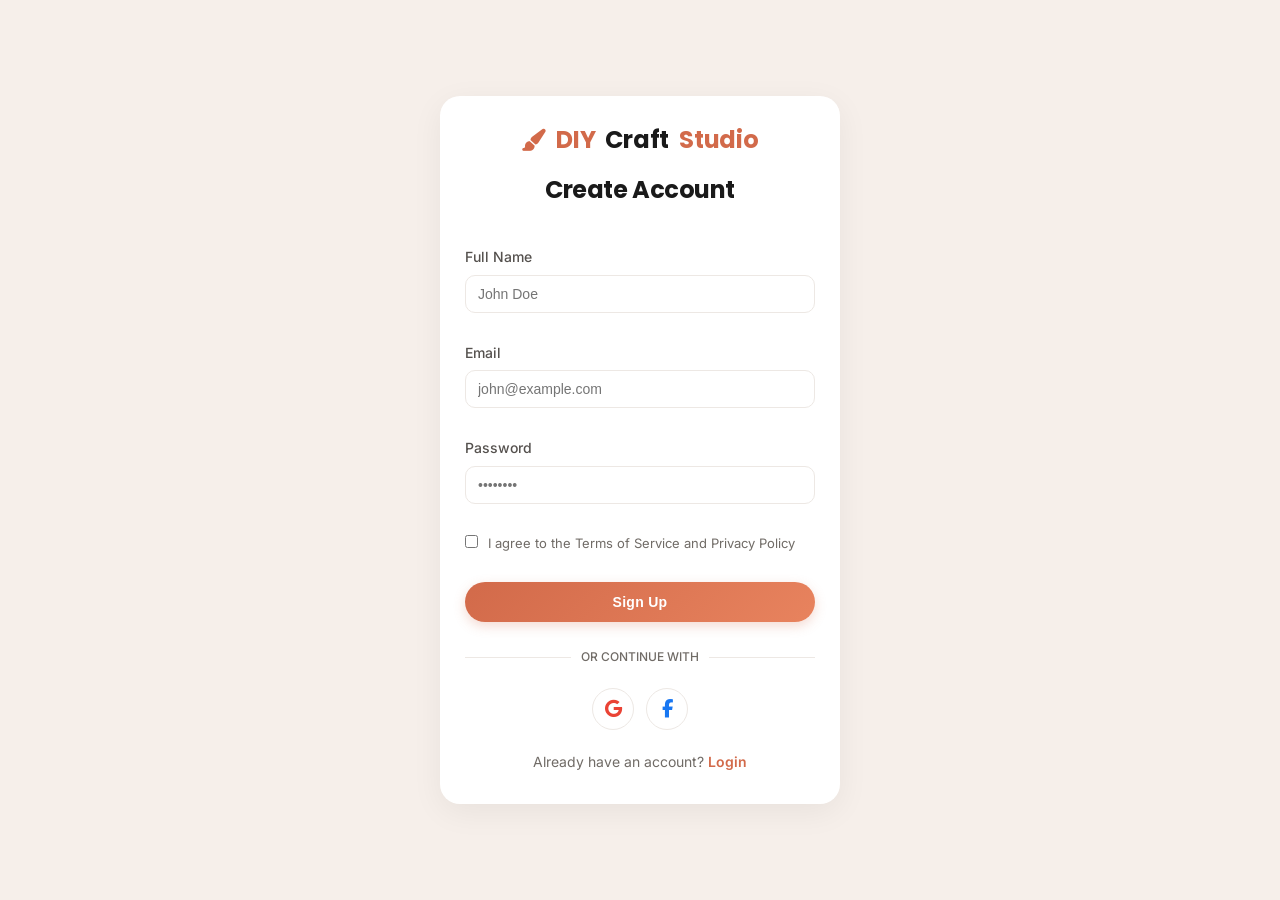
<file: register.html>
<!DOCTYPE html>
<html lang="en">

<head>
    <meta charset="UTF-8">
    <meta name="viewport" content="width=device-width, initial-scale=1.0">
    <title>Sign Up - DIY Craft Studio</title>
    <link rel="stylesheet" href="assets/css/style.css">
    <link rel="stylesheet" href="https://cdnjs.cloudflare.com/ajax/libs/font-awesome/6.4.0/css/all.min.css">
    <!-- Favicon -->
    <link rel="icon" type="image/x-icon" href="assets/favicon (2).ico">
</head>

<body style="min-height: 100vh; display: flex; flex-direction: column;">
    <div
        style="flex: 1; display: flex; align-items: center; justify-content: center; background: var(--secondary); padding: 20px;">
        <div class="animate-on-scroll" data-animation="fade-in-up"
            style="background: var(--bg-card); padding: 30px 25px; border-radius: 20px; box-shadow: var(--card-shadow); max-width: 400px; width: 100%;">

            <div class="text-center mb-4">
                <a href="index.html" class="logo" style="justify-content: center; margin-bottom: 20px;">
                    <i class="fa-solid fa-paintbrush"></i> DIY<span>Craft</span>Studio
                </a>
                <h2 style="margin-bottom: 20px; font-size: 24px;">Create Account</h2>
            </div>

            <form action="dashboard.html">
                <div class="mb-3">
                    <label style="display: block; margin-bottom: 6px; font-weight: 500; font-size: 14px;">Full
                        Name</label>
                    <input type="text" placeholder="John Doe"
                        style="width: 100%; padding: 10px 12px; border: 1px solid var(--border-color); background: var(--bg-input); color: var(--tertiary); border-radius: 10px; outline: none; font-size: 14px;">
                </div>

                <div class="mb-3">
                    <label style="display: block; margin-bottom: 6px; font-weight: 500; font-size: 14px;">Email</label>
                    <input type="email" placeholder="john@example.com"
                        style="width: 100%; padding: 10px 12px; border: 1px solid var(--border-color); background: var(--bg-input); color: var(--tertiary); border-radius: 10px; outline: none; font-size: 14px;">
                </div>

                <div class="mb-3">
                    <label
                        style="display: block; margin-bottom: 6px; font-weight: 500; font-size: 14px;">Password</label>
                    <input type="password" placeholder="••••••••"
                        style="width: 100%; padding: 10px 12px; border: 1px solid var(--border-color); background: var(--bg-input); color: var(--tertiary); border-radius: 10px; outline: none; font-size: 14px;">
                </div>

                <div class="mb-3">
                    <label
                        style="cursor: pointer; display: flex; align-items: flex-start; gap: 10px; font-size: 13px; color: var(--text-muted);">
                        <input type="checkbox" style="margin-top: 3px;">
                        I agree to the Terms of Service and Privacy Policy
                    </label>
                </div>

                <button type="submit" class="btn btn-primary" style="width: 100%; padding: 12px;">Sign Up</button>
            </form>

            <div class="text-center">
                <div style="display: flex; align-items: center; margin: 25px 0 20px;">
                    <hr style="flex: 1; border: 0; border-top: 1px solid var(--border-color);">
                    <span style="padding: 0 10px; color: var(--text-muted); font-size: 12px; font-weight: 500;">OR
                        CONTINUE WITH</span>
                    <hr style="flex: 1; border: 0; border-top: 1px solid var(--border-color);">
                </div>

                <div style="display: flex; gap: 12px; justify-content: center; margin-bottom: 20px;">
                    <button class="btn-social btn-google"><i class="fa-brands fa-google"></i></button>
                    <button class="btn-social btn-facebook"><i class="fa-brands fa-facebook-f"></i></button>
                </div>

                <p style="font-size: 14px; color: var(--text-muted);">Already have an account? <a href="login.html"
                        style="color: var(--primary); font-weight: 600;">Login</a></p>
            </div>
        </div>
    </div>

    <script src="assets/js/main.js"></script>
</body>

</html>
</file>
<file: assets/css/style.css>
/* 
   DIY Craft Studio - Warm Handmade Theme 
   Luxury Minimal Creative Style 
*/

@import url('https://fonts.googleapis.com/css2?family=DM+Serif+Display:ital@0;1&family=Inter:wght@300;400;500;600&family=Poppins:wght@400;500;600;700;800&display=swap');

html {
    scroll-behavior: smooth;
}

:root {
    /* Color Palette - Warm Handmade */
    --primary: #D26A4A;
    /* Terracotta */
    --primary-hover: #b55639;
    --primary-light: rgba(210, 106, 74, 0.08);
    --secondary: #F6EFEA;
    /* Cream */
    --secondary-dark: #EDE3DC;
    --tertiary: #1a1a1a;
    /* Deep Dark */
    --text-body: #55514e;
    --text-muted: #706b66;
    --text-light: #ffffff;
    --border-color: #ede8e4;
    --card-shadow: 0 8px 32px rgba(0, 0, 0, 0.06);
    --card-shadow-hover: 0 20px 48px rgba(0, 0, 0, 0.1);
    --transition: all 0.3s cubic-bezier(0.4, 0, 0.2, 1);
    --transition-slow: all 0.5s cubic-bezier(0.4, 0, 0.2, 1);
    --radius-sm: 10px;
    --radius-md: 16px;
    --radius-lg: 24px;
    --radius-xl: 40px;

    /* Theme adaptive colors */
    --bg-card: #ffffff;
    --bg-header: rgba(255, 255, 255, 0.95);
    --bg-input: #ffffff;
    --bg-section: #ffffff;
    --bg-dark-accent: #1a1a1a;
}

/* Dark Theme Variables */
body.dark-theme {
    --secondary: #121212;
    --secondary-dark: #1e1e1e;
    --tertiary: #f5f5f5;
    --text-body: #e0e0e0;
    --text-muted: #b0b0b0;
    --border-color: #333333;
    --card-shadow: 0 8px 32px rgba(0, 0, 0, 0.4);
    --card-shadow-hover: 0 20px 48px rgba(0, 0, 0, 0.5);
    --bg-card: #1e1e1e;
    --bg-header: rgba(18, 18, 18, 0.95);
    --bg-input: #2d2d2d;
    --bg-section: #121212;
    --bg-dark-accent: #000000;
}

/* Reset & Base */
*,
*::before,
*::after {
    margin: 0;
    padding: 0;
    box-sizing: border-box;
}

html {
    scroll-behavior: smooth;
}

body {
    font-family: 'Inter', sans-serif;
    background-color: var(--secondary);
    color: var(--text-body);
    line-height: 1.7;
    overflow-x: hidden;
    -webkit-font-smoothing: antialiased;
    -moz-osx-font-smoothing: grayscale;
}

h1,
h2,
h3,
h4,
h5,
h6 {
    font-family: 'Poppins', sans-serif;
    color: var(--tertiary);
    font-weight: 700;
    line-height: 1.25;
    letter-spacing: -0.02em;
}

a {
    text-decoration: none;
    color: inherit;
    transition: var(--transition);
}

ul {
    list-style: none;
}

img {
    max-width: 100%;
    display: block;
    height: auto;
}

/* Utilities */
.container {
    max-width: 1200px;
    margin: 0 auto;
    padding: 0 20px;
}

.btn {
    display: inline-block;
    padding: 13px 30px;
    border-radius: 50px;
    font-weight: 600;
    font-size: 14px;
    letter-spacing: 0.02em;
    cursor: pointer;
    border: none;
    transition: var(--transition);
    text-align: center;
    position: relative;
    overflow: hidden;
}

.btn-primary {
    background: linear-gradient(135deg, var(--primary) 0%, #e8835e 100%);
    color: var(--text-light);
    box-shadow: 0 4px 12px rgba(210, 106, 74, 0.25);
}

.btn-primary:hover {
    background: linear-gradient(135deg, var(--primary-hover) 0%, var(--primary) 100%);
    transform: translateY(-2px);
    box-shadow: 0 8px 24px rgba(210, 106, 74, 0.35);
}

.btn-outline {
    background-color: transparent;
    border: 2px solid var(--primary);
    color: var(--primary);
}

.btn-outline:hover {
    background-color: var(--primary);
    color: var(--text-light);
    transform: translateY(-2px);
    box-shadow: 0 6px 20px rgba(210, 106, 74, 0.2);
}

.section-padding {
    padding: 100px 0;
}

.section-padding-sm {
    padding: 60px 0;
}

.text-center {
    text-align: center;
}

.mb-1 {
    margin-bottom: 8px;
}

.mb-2 {
    margin-bottom: 16px;
}

.mb-3 {
    margin-bottom: 28px;
}

.mb-4 {
    margin-bottom: 40px;
}

.mb-5 {
    margin-bottom: 56px;
}

/* Header */
.header {
    background-color: var(--bg-header);
    backdrop-filter: blur(12px);
    -webkit-backdrop-filter: blur(12px);
    padding: 18px 0;
    position: sticky;
    top: 0;
    z-index: 1000;
    box-shadow: 0 1px 0 var(--border-color), 0 2px 20px rgba(0, 0, 0, 0.03);
    transition: var(--transition);
}

.nav-container {
    display: flex;
    justify-content: space-between;
    align-items: center;
}

/* ── Brand Identity ── */
.logo,
.footer-brand h2 {
    font-family: 'Poppins', sans-serif;
    font-size: 24px;
    font-weight: 700;
    color: var(--primary);
    display: flex;
    align-items: center;
    gap: 10px;
    letter-spacing: -0.01em;
    line-height: 1.2;
    transition: var(--transition);
}

.logo span,
.footer-brand h2 span {
    color: var(--tertiary);
}

.logo i,
.footer-brand h2 i {
    font-size: 22px;
    color: var(--primary);
}

.nav-menu {
    display: flex;
    gap: 30px;
    align-items: center;
}

.nav-item {
    font-weight: 500;
    color: var(--text-muted);
    position: relative;
    font-size: 14px;
    letter-spacing: 0.01em;
    transition: color 0.2s ease;
}

.nav-item:hover {
    color: var(--primary);
}

.nav-item.active {
    color: var(--tertiary);
    font-weight: 600;
}

.nav-item::after {
    content: '';
    position: absolute;
    width: 0;
    height: 2px;
    bottom: -5px;
    left: 0;
    background: linear-gradient(90deg, var(--primary), #e8956a);
    border-radius: 2px;
    transition: var(--transition);
}

.nav-item:hover::after,
.nav-item.active::after {
    width: 100%;
}

.nav-actions {
    display: flex;
    align-items: center;
    gap: 15px;
}

.hamburger {
    display: none;
    font-size: 26px;
    cursor: pointer;
    color: var(--tertiary);
    transition: var(--transition);
    z-index: 1002;
    padding: 5px;
    border-radius: 6px;
}

.hamburger:hover {
    background-color: var(--primary-light);
    color: var(--primary);
}

.hamburger.active {
    color: var(--primary);
}

/* Theme Toggle */
.theme-toggle {
    width: 40px;
    height: 40px;
    border-radius: 50%;
    background: var(--secondary-dark);
    border: 1px solid var(--border-color);
    color: var(--tertiary);
    display: flex;
    align-items: center;
    justify-content: center;
    cursor: pointer;
    transition: var(--transition);
    font-size: 18px;
    margin-right: 5px;
}

.theme-toggle:hover {
    background: var(--primary-light);
    color: var(--primary);
    transform: rotate(15deg);
}

body.dark-theme .theme-toggle i.fa-moon {
    display: none;
}

body:not(.dark-theme) .theme-toggle i.fa-sun {
    display: none;
}

/* Hero Section */
.hero {
    padding: 100px 0;
    display: flex;
    align-items: center;
    justify-content: space-between;
    gap: 50px;
    min-height: 80vh;
}

.hero-content {
    flex: 1;
}

.hero-tag {
    display: inline-block;
    padding: 8px 16px;
    background: var(--bg-card);
    color: var(--primary);
    border-radius: 30px;
    font-size: 14px;
    font-weight: 600;
    margin-bottom: 20px;
    box-shadow: 0 4px 10px rgba(0, 0, 0, 0.05);
}

.hero-title {
    font-size: 48px;
    margin-bottom: 20px;
    color: var(--tertiary);
}

.hero-text {
    font-size: 18px;
    color: var(--text-body);
    margin-bottom: 30px;
    max-width: 500px;
}

.hero-image {
    flex: 1;
    position: relative;
}

.hero-img-wrapper {
    background-color: var(--bg-card);
    padding: 15px;
    border-radius: 20px;
    box-shadow: var(--card-shadow);
    transform: rotate(2deg);
}

.hero-img-wrapper img {
    border-radius: 15px;
}

/* Service Cards */
.services-grid {
    display: grid;
    grid-template-columns: repeat(auto-fit, minmax(280px, 1fr));
    gap: 28px;
}

.service-card {
    background: var(--bg-card);
    padding: 40px 36px;
    border-radius: var(--radius-lg);
    text-align: center;
    transition: var(--transition);
    border: 1px solid var(--border-color);
    position: relative;
    overflow: hidden;
}

.service-card::before {
    content: '';
    position: absolute;
    bottom: 0;
    left: 0;
    right: 0;
    height: 3px;
    background: linear-gradient(90deg, var(--primary), #e8956a);
    transform: scaleX(0);
    transition: var(--transition);
    border-radius: 0 0 var(--radius-lg) var(--radius-lg);
}

.service-card:hover {
    transform: translateY(-8px);
    box-shadow: var(--card-shadow-hover);
    border-color: transparent;
}

.service-card:hover::before {
    transform: scaleX(1);
}

.service-icon {
    font-size: 32px;
    color: var(--primary);
    margin-bottom: 22px;
    display: flex;
    align-items: center;
    justify-content: center;
    width: 72px;
    height: 72px;
    background: var(--primary-light);
    border-radius: 50%;
    margin-left: auto;
    margin-right: auto;
    line-height: normal;
}

.service-icon::before {
    display: flex;
    align-items: center;
    justify-content: center;
    width: 100%;
    height: 100%;
}

.service-title {
    font-size: 22px;
    margin-bottom: 15px;
}

/* Card System (Kits, Workshops) */
.card-grid {
    display: grid;
    grid-template-columns: repeat(auto-fit, minmax(280px, 1fr));
    gap: 28px;
}

.product-card {
    background: var(--bg-card);
    border-radius: var(--radius-md);
    overflow: hidden;
    transition: var(--transition);
    border: 1px solid var(--border-color);
}

.product-card:hover {
    box-shadow: var(--card-shadow-hover);
    border-color: transparent;
    transform: translateY(-6px);
}

.card-img {
    height: 220px;
    background-color: var(--secondary-dark);
    position: relative;
}

.card-img img {
    width: 100%;
    height: 100%;
    object-fit: cover;
}

.card-badge {
    position: absolute;
    top: 15px;
    left: 15px;
    background: var(--bg-card);
    padding: 5px 12px;
    border-radius: 20px;
    font-size: 12px;
    font-weight: 600;
    color: var(--primary);
}

.card-badge.dark {
    background: var(--tertiary);
    color: var(--bg-card);
}

.card-body {
    padding: 20px;
}

.card-category {
    font-size: 12px;
    text-transform: uppercase;
    color: #888;
    letter-spacing: 1px;
    margin-bottom: 8px;
    display: block;
}

.card-title {
    font-size: 18px;
    margin-bottom: 10px;
}

.card-price {
    font-size: 18px;
    font-weight: 700;
    color: var(--primary);
    display: block;
    margin-bottom: 15px;
}

.card-footer {
    display: flex;
    justify-content: space-between;
    align-items: center;
    padding-top: 15px;
    border-top: 1px solid var(--border-color);
}

.rating {
    color: #F0A500;
    font-size: 13px;
    font-weight: 600;
}

/* Dashboard Styling */
.dashboard-container {
    display: flex;
    min-height: calc(100vh - 80px);
    /* Minus header */
}

.sidebar {
    width: 260px;
    background: var(--bg-card);
    padding: 30px 0;
    border-right: 1px solid var(--border-color);
    flex-shrink: 0;
}

.sidebar-menu {
    display: flex;
    flex-direction: column;
}

.sidebar-item {
    padding: 15px 30px;
    cursor: pointer;
    transition: var(--transition);
    color: var(--text-muted);
    font-weight: 500;
    display: flex;
    align-items: center;
    gap: 12px;
}

.sidebar-item:hover,
.sidebar-item.active {
    background-color: var(--secondary);
    color: var(--primary);
    border-right: 3px solid var(--primary);
}

.dashboard-main {
    flex: 1;
    padding: 40px;
    background-color: var(--secondary);
}

.stat-card {
    background: var(--bg-card);
    padding: 25px;
    border-radius: 15px;
    box-shadow: 0 4px 15px rgba(0, 0, 0, 0.03);
}

.stat-title {
    font-size: 14px;
    color: var(--text-muted);
    margin-bottom: 10px;
}

.stat-value {
    font-size: 28px;
    font-weight: 700;
    color: var(--tertiary);
}

.table-container {
    background: var(--bg-card);
    border-radius: 15px;
    padding: 25px;
    box-shadow: 0 4px 15px rgba(0, 0, 0, 0.03);
    overflow-x: auto;
}

table {
    width: 100%;
    border-collapse: collapse;
}

th,
td {
    padding: 15px;
    text-align: left;
    border-bottom: 1px solid var(--border-color);
}

th {
    font-weight: 600;
    color: var(--tertiary);
}

td {
    color: var(--text-body);
}

.badge {
    padding: 5px 12px;
    border-radius: 20px;
    font-size: 12px;
    font-weight: 600;
}

.badge-success {
    background: #e6f7eb;
    color: #28a745;
}

.badge-warning {
    background: #fff8e1;
    color: #ffa000;
}

.badge-danger {
    background: #ffebee;
    color: #dc3545;
}

/* Footer */
.footer {
    background: linear-gradient(180deg, var(--bg-card) 0%, var(--secondary) 100%);
    padding: 90px 0 30px;
    margin-top: 0;
    border-top: 1px solid var(--border-color);
}

.footer-grid {
    display: grid;
    grid-template-columns: 1.5fr 1fr 1fr 1.2fr;
    gap: 40px;
    margin-bottom: 50px;
}

.footer-brand h2 {
    margin-bottom: 20px;
}

.footer-text {
    color: var(--text-muted);
    margin-bottom: 20px;
}

.footer-heading {
    margin-bottom: 25px;
}

.footer-socials {
    display: flex;
    gap: 15px;
}

.social-link {
    width: 40px;
    height: 40px;
    border-radius: 50%;
    background: var(--bg-card);
    border: 1px solid var(--border-color);
    color: var(--tertiary);
    display: flex;
    align-items: center;
    justify-content: center;
    transition: var(--transition);
    font-size: 18px;
}

.social-link i {
    display: flex;
    align-items: center;
    justify-content: center;
    line-height: 1;
}

.social-link:hover {
    background: var(--primary);
    color: var(--text-light);
    transform: translateY(-5px);
    box-shadow: 0 5px 15px rgba(210, 106, 74, 0.3);
    border-color: var(--primary);
}

.footer-links li {
    margin-bottom: 12px;
}

.footer-links a {
    color: var(--text-muted);
}

.footer-links a:hover {
    color: var(--primary);
    padding-left: 5px;
}

.newsletter-form {
    display: flex;
    gap: 10px;
}

.newsletter-input {
    flex: 1;
    padding: 12px;
    border: 1px solid var(--border-color);
    background: var(--bg-input);
    color: var(--tertiary);
    border-radius: 50px;
    outline: none;
}

.footer-bottom {
    position: relative;
    display: flex;
    justify-content: center;
    align-items: center;
    text-align: center;
    padding: 30px 0;
    border-top: 1px solid var(--border-color);
    color: var(--text-muted);
    font-size: 14px;
}

.back-to-top {
    position: absolute;
    right: 0;
    top: 50%;
    transform: translateY(-50%);
    width: 46px;
    height: 46px;
    background: var(--primary);
    color: white !important;
    border-radius: 50%;
    display: flex;
    align-items: center;
    justify-content: center;
    transition: var(--transition);
    box-shadow: 0 4px 15px rgba(210, 106, 74, 0.2);
    z-index: 10;
}

.back-to-top:hover {
    background: var(--primary-hover);
    transform: translateY(-55%);
    box-shadow: 0 8px 25px rgba(210, 106, 74, 0.3);
}

.back-to-top i {
    font-size: 18px;
}

/* Mobile responsive adjustments for back-to-top */
@media (max-width: 768px) {
    .footer-bottom {
        flex-direction: column;
        gap: 20px;
        padding-bottom: 50px;
    }

    .back-to-top {
        position: static;
        margin: 10px auto 0;
        transform: none;
    }

    .back-to-top:hover {
        transform: translateY(-5px);
    }
}

/* Mobile Offcanvas */
.mobile-menu {
    position: fixed;
    top: 0;
    right: -320px;
    width: 320px;
    height: 100vh;
    background: var(--bg-card);
    z-index: 1001;
    padding: 80px 0 40px;
    box-shadow: -10px 0 30px rgba(0, 0, 0, 0.1);
    transition: right 0.4s cubic-bezier(0.4, 0, 0.2, 1);
    overflow-y: auto;
    display: flex;
    flex-direction: column;
}

.mobile-menu.active {
    right: 0;
}

.mobile-menu-content {
    display: flex;
    flex-direction: column;
    padding: 0 20px;
}

.mobile-menu .sidebar-item {
    padding: 12px 20px;
    font-size: 16px;
    font-weight: 500;
    color: var(--text-body);
    border-radius: 12px;
    transition: var(--transition);
    display: flex;
    align-items: center;
    gap: 15px;
    margin-bottom: 5px;
}

.mobile-menu .sidebar-item i {
    width: 20px;
    text-align: center;
    font-size: 18px;
    color: var(--primary);
    opacity: 0.8;
}

.mobile-menu .sidebar-item:hover,
.mobile-menu .sidebar-item.active {
    background-color: var(--primary-light);
    color: var(--primary);
}

.mobile-menu .sidebar-item.active i {
    opacity: 1;
}

.mobile-menu hr {
    margin: 20px 20px;
    border: 0;
    border-top: 1px solid var(--border-color);
    opacity: 0.5;
}

.mobile-auth-links {
    padding: 0 20px;
    display: flex;
    flex-direction: column;
    gap: 10px;
}

.mobile-auth-links .btn {
    width: 100%;
    justify-content: center;
}

.overlay {
    position: fixed;
    top: 0;
    left: 0;
    width: 100%;
    height: 100vh;
    background: rgba(0, 0, 0, 0.5);
    z-index: 1000;
    opacity: 0;
    visibility: hidden;
    transition: var(--transition);
}

.overlay.active {
    opacity: 1;
    visibility: visible;
}

/* Gallery Grid */
.gallery-grid {
    display: grid;
    grid-template-columns: repeat(auto-fit, minmax(280px, 1fr));
    gap: 20px;
}

.gallery-item {
    position: relative;
    overflow: hidden;
    border-radius: 15px;
    height: 300px;
    box-shadow: var(--card-shadow);
}

.gallery-item img {
    width: 100%;
    height: 100%;
    object-fit: cover;
    transition: var(--transition);
}

.gallery-item:hover img {
    transform: scale(1.1);
}

.gallery-overlay {
    position: absolute;
    inset: 0;
    background: rgba(210, 106, 74, 0.8);
    display: flex;
    align-items: center;
    justify-content: center;
    opacity: 0;
    transition: var(--transition);
    color: white;
    font-weight: 600;
}

.gallery-item:hover .gallery-overlay {
    opacity: 1;
}

/* Testimonial Cards */
.testimonial-grid {
    display: grid;
    grid-template-columns: repeat(auto-fit, minmax(300px, 1fr));
    gap: 28px;
}

.testimonial-card {
    background: var(--bg-card);
    padding: 36px;
    border-radius: var(--radius-lg);
    box-shadow: var(--card-shadow);
    border: 1px solid var(--border-color);
    transition: var(--transition);
    position: relative;
}

.testimonial-card::before {
    content: '\201C';
    position: absolute;
    top: 20px;
    right: 28px;
    font-family: 'DM Serif Display', serif;
    font-size: 80px;
    color: var(--primary);
    opacity: 0.1;
    line-height: 1;
}

.testimonial-card:hover {
    transform: translateY(-5px);
    box-shadow: var(--card-shadow-hover);
    border-color: var(--secondary-dark);
}

.testimonial-quote {
    color: var(--primary);
    font-size: 24px;
    margin-bottom: 20px;
}

.testimonial-text {
    font-size: 16px;
    color: var(--text-body);
    margin-bottom: 25px;
    line-height: 1.7;
}

.testimonial-user {
    display: flex;
    align-items: center;
    gap: 15px;
}

.testimonial-user img {
    width: 60px;
    height: 60px;
    border-radius: 50%;
    object-fit: cover;
    border: 3px solid var(--secondary);
}

.testimonial-info h4 {
    font-size: 16px;
    margin-bottom: 2px;
}

.testimonial-info span {
    font-size: 14px;
    color: #888;
}

/* Home2 Specific Hero */
.hero-v2 {
    background-size: cover;
    background-position: center;
    background-attachment: fixed;
    position: relative;
    min-height: 90vh;
    display: flex;
    align-items: center;
    justify-content: center;
    text-align: center;
    color: white;
    margin-bottom: 0;
}

.hero-v2::before {
    content: '';
    position: absolute;
    inset: 0;
    background: rgba(0, 0, 0, 0.5);
    z-index: 1;
}

.hero-v2 .container {
    position: relative;
    z-index: 2;
}

.hero-v2 .hero-title {
    color: white;
    font-size: 64px;
    font-weight: 800;
    margin-bottom: 20px;
    text-shadow: 0 2px 10px rgba(0, 0, 0, 0.3);
}

.hero-v2 .hero-text {
    color: rgba(255, 255, 255, 0.9);
    font-size: 20px;
    max-width: 700px;
    margin: 0 auto 40px;
}

/* About Studio Layout */
.about-split {
    display: flex;
    align-items: center;
    gap: 60px;
}

.about-content {
    flex: 1;
}

.about-image {
    flex: 1;
}

.about-image img {
    border-radius: 30px;
    box-shadow: 20px 20px 0 var(--primary);
}

/* CTA Section */
.cta-box {
    background: linear-gradient(135deg, var(--bg-dark-accent) 0%, #2d2520 100%);
    border-radius: var(--radius-xl);
    padding: 90px 48px;
    text-align: center;
    color: white;
    position: relative;
    overflow: hidden;
}

.cta-box::before {
    content: '';
    position: absolute;
    top: -80px;
    left: -80px;
    width: 350px;
    height: 350px;
    background: var(--primary);
    filter: blur(120px);
    opacity: 0.15;
    border-radius: 50%;
}

.cta-box::after {
    content: '';
    position: absolute;
    bottom: -60px;
    right: -60px;
    width: 280px;
    height: 280px;
    background: #e8956a;
    filter: blur(100px);
    opacity: 0.12;
    border-radius: 50%;
}

.cta-box h2 {
    color: white;
    font-size: 44px;
    margin-bottom: 20px;
    position: relative;
    z-index: 1;
}

.cta-box p {
    color: rgba(255, 255, 255, 0.75);
    font-size: 17px;
    margin-bottom: 40px;
    max-width: 560px;
    margin-left: auto;
    margin-right: auto;
    position: relative;
    z-index: 1;
    line-height: 1.8;
}

/* Responsive */
@media (max-width: 1024px) {

    .nav-menu,
    .nav-actions .nav-item,
    .nav-actions .btn-primary {
        display: none;
    }

    .nav-actions {
        display: flex;
    }

    .hamburger {
        display: flex;
        align-items: center;
        justify-content: center;
        width: 44px;
        height: 44px;
    }

    .hero {
        flex-direction: column;
        text-align: center;
        padding: 70px 0;
        min-height: auto;
    }

    .hero-text {
        margin: 0 auto 30px;
    }

    .about-split {
        flex-direction: column;
        text-align: center;
    }

    .about-image img {
        box-shadow: 10px 10px 0 var(--primary);
    }

    .hero-v2 .hero-title {
        font-size: 42px;
    }

    .dashboard-container {
        flex-direction: column;
    }

    .sidebar {
        width: 100%;
        overflow-x: auto;
        border-bottom: 1px solid var(--border-color);
        border-right: none;
        padding: 15px 0;
    }

    .sidebar-menu {
        flex-direction: row;
    }

    .sidebar-item {
        border-right: none;
        border-bottom: 3px solid transparent;
        white-space: nowrap;
    }

    .sidebar-item:hover,
    .sidebar-item.active {
        border-right: none;
        border-bottom-color: var(--primary);
    }

    .footer-grid {
        grid-template-columns: 1fr 1fr;
    }

    .stat-grid {
        grid-template-columns: 1fr 1fr;
    }

    .section-padding {
        padding: 70px 0;
    }
}

@media (max-width: 768px) {
    .hero-title {
        font-size: 36px;
    }

    h2 {
        font-size: 28px;
    }

    .cta-box {
        padding: 60px 28px;
        border-radius: 24px;
    }

    .testimonial-card {
        padding: 28px;
    }

    .service-card {
        padding: 32px 24px;
    }
}

@media (max-width: 576px) {
    .footer-grid {
        grid-template-columns: 1fr;
    }

    .stat-grid {
        grid-template-columns: 1fr;
    }

    .newsletter-form {
        flex-direction: column;
    }

    .hero-title {
        font-size: 30px;
    }

    .hero-v2 .hero-title {
        font-size: 32px;
    }

    .cta-box h2 {
        font-size: 28px;
    }

    .section-padding {
        padding: 56px 0;
    }

    .services-grid,
    .card-grid,
    .testimonial-grid {
        grid-template-columns: 1fr;
    }

    .dashboard-container {
        flex-direction: column;
    }

    .dashboard-container .sidebar {
        display: none;
    }

    .dashboard-main {
        padding: 20px;
    }
}

/* Section heading accent */
.text-center h2 {
    font-size: 34px;
}

.text-center h4 {
    font-size: 13px;
    text-transform: uppercase;
    letter-spacing: 2px;
    font-weight: 600;
    color: var(--primary);
    margin-bottom: 12px;
}

.text-center p {
    color: var(--text-muted);
    font-size: 16px;
    max-width: 560px;
    margin-left: auto;
    margin-right: auto;
    line-height: 1.75;
}

/* Hero section heading scale */
.hero-title {
    font-size: 52px;
    line-height: 1.15;
    letter-spacing: -0.03em;
    margin-bottom: 20px;
    color: var(--tertiary);
}

.hero-subtitle,
.hero-text {
    font-size: 17px;
    color: var(--text-muted);
    margin-bottom: 36px;
    line-height: 1.75;
    max-width: 500px;
}

/* ── Scrolled Header State ──────────────────────────────────── */
.header.scrolled {
    background-color: var(--bg-header);
    box-shadow: 0 4px 28px rgba(0, 0, 0, 0.08);
}


/* ── Section Eyebrow Label with Animated Bar ────────────────── */
.section-eyebrow {
    display: inline-flex;
    flex-direction: column;
    align-items: center;
    gap: 8px;
    text-transform: uppercase;
    letter-spacing: 2.5px;
    font-size: 12px;
    font-weight: 700;
    color: var(--primary);
    margin-bottom: 16px;
}

.section-eyebrow::after {
    content: '';
    display: block;
    height: 3px;
    width: 0;
    background: linear-gradient(90deg, var(--primary), #e8956a);
    border-radius: 2px;
    animation: drawLine 0.8s 0.3s ease forwards;
}


/* ── Decorative Blob Accents ────────────────────────────────── */
.blob-accent {
    position: absolute;
    border-radius: 50%;
    filter: blur(70px);
    pointer-events: none;
    animation: floatBlob 8s ease-in-out infinite;
    z-index: 0;
}

.blob-accent-1 {
    width: 300px;
    height: 300px;
    background: rgba(210, 106, 74, 0.12);
    top: -80px;
    left: -60px;
    animation-delay: 0s;
}

.blob-accent-2 {
    width: 220px;
    height: 220px;
    background: rgba(232, 149, 106, 0.10);
    bottom: -60px;
    right: -40px;
    animation-delay: 3s;
}


/* ── Vibrant Section Divider ────────────────────────────────── */
.section-divider {
    display: flex;
    align-items: center;
    gap: 20px;
    max-width: 600px;
    margin: 0 auto 70px;
    padding: 0 20px;
}

.section-divider::before,
.section-divider::after {
    content: '';
    flex: 1;
    height: 1px;
    background: linear-gradient(90deg, transparent, var(--border-color));
}

.section-divider::after {
    background: linear-gradient(90deg, var(--border-color), transparent);
}

.section-divider-icon {
    font-size: 18px;
    color: var(--primary);
    opacity: 0.6;
}


/* ── Card Badge Pulse (Removed Animation) ──────────────────── */


/* ── Service Icon Hover (Removed Animation) ────────────────── */


/* ── Product card image zoom (via JS, but fallback CSS too) ── */
.card-img {
    overflow: hidden;
}

.card-img img {
    transition: transform 0.45s cubic-bezier(0.4, 0, 0.2, 1);
}

.product-card:hover .card-img img {
    transform: scale(1.06);
}


/* ── Testimonial Quote Icon (Removed Animation) ───────────── */
.testimonial-quote {
    display: inline-flex;
    align-items: center;
    justify-content: center;
    width: 44px;
    height: 44px;
    background: var(--primary-light);
    border-radius: 50%;
    color: var(--primary);
    font-size: 18px;
    margin-bottom: 22px;
}


/* ── Hero Actions Gap ───────────────────────────────────────── */
.hero-actions {
    display: flex;
    gap: 16px;
    flex-wrap: wrap;
    align-items: center;
}


/* ── Hero Tag (Removed Animation) ──────────────────────────── */
.hero-tag {
    position: relative;
    overflow: hidden;
}


/* ── Craft Tag Pills (category tags) ───────────────────────── */
.craft-tag {
    display: inline-block;
    padding: 5px 14px;
    border-radius: 20px;
    background: var(--primary-light);
    color: var(--primary);
    font-size: 12px;
    font-weight: 600;
    letter-spacing: 0.5px;
    transition: background 0.2s ease, color 0.2s ease;
}

.craft-tag:hover {
    background: var(--primary);
    color: white;
}


/* ── Stats Number Accent ────────────────────────────────────── */
.stat-value {
    background: linear-gradient(135deg, var(--tertiary), var(--primary));
    -webkit-background-clip: text;
    -webkit-text-fill-color: transparent;
    background-clip: text;
}


/* ── Footer Links Hover Arrow ───────────────────────────────── */
.footer-links a {
    display: inline-flex;
    align-items: center;
    gap: 0px;
    transition: gap 0.2s ease, color 0.2s ease, padding-left 0.2s ease;
}

.footer-links a::before {
    content: '→';
    font-size: 12px;
    opacity: 0;
    transform: translateX(-6px);
    transition: opacity 0.2s ease, transform 0.2s ease;
    color: var(--primary);
}

.footer-links a:hover::before {
    opacity: 1;
    transform: translateX(0);
}

.footer-links a:hover {
    gap: 6px;
    color: var(--primary);
    padding-left: 0;
}


/* ── FAQ Accordion ─────────────────────────────────────────── */
.faq-accordion {
    max-width: 800px;
    margin: 0 auto;
}

.faq-item {
    background: var(--bg-card);
    border-radius: 15px;
    margin-bottom: 15px;
    box-shadow: 0 4px 15px rgba(0, 0, 0, 0.03);
    overflow: hidden;
    transition: var(--transition);
    border: 1px solid var(--border-color);
}

.faq-header {
    padding: 22px 28px;
    display: flex;
    justify-content: space-between;
    align-items: center;
    cursor: pointer;
    transition: var(--transition);
}

.faq-header h4 {
    margin-bottom: 0;
    font-size: 17px;
    color: var(--tertiary);
}

.faq-icon {
    width: 25px;
    height: 25px;
    display: flex;
    align-items: center;
    justify-content: center;
    color: var(--primary);
    transition: transform 0.3s ease;
    font-size: 14px;
}

.faq-content {
    max-height: 0;
    overflow: hidden;
    transition: max-height 0.3s ease-out, padding 0.3s ease;
    padding: 0 28px;
    color: var(--text-muted);
    font-size: 15px;
    line-height: 1.6;
}

.faq-item.active .faq-content {
    max-height: 200px;
    padding-bottom: 22px;
}

.faq-item.active .faq-icon {
    transform: rotate(180deg);
}

.faq-item.active {
    border-color: var(--primary);
    box-shadow: 0 8px 25px rgba(210, 106, 74, 0.08);
}


/* ── Newsletter Input Focus ─────────────────────────────────── */
.newsletter-input:focus {
    border-color: var(--primary);
    box-shadow: 0 0 0 3px rgba(210, 106, 74, 0.12);
    outline: none;
}


/* ── Patterned Section Background ──────────────────────────── */
.pattern-bg {
    background-image: radial-gradient(circle,
            rgba(210, 106, 74, 0.06) 1px,
            transparent 1px);
    background-size: 28px 28px;
}


/* ── Gradient Text Utility ──────────────────────────────────── */
.text-gradient {
    background: linear-gradient(135deg, var(--primary) 0%, #e8956a 100%);
    -webkit-background-clip: text;
    -webkit-text-fill-color: transparent;
    background-clip: text;
}


/* ── CTA Buttons z-index (above pseudo-elements) ───────────── */
.cta-box .btn {
    position: relative;
    z-index: 2;
}

.cta-box .btn-primary {
    background: var(--bg-card);
    color: var(--primary);
    box-shadow: 0 4px 20px rgba(0, 0, 0, 0.12);
}

.cta-box .btn-primary:hover {
    background: var(--secondary);
    box-shadow: 0 8px 28px rgba(0, 0, 0, 0.18);
}

.cta-box .btn-outline {
    color: white;
    border-color: rgba(255, 255, 255, 0.4);
}

.cta-box .btn-outline:hover {
    background: rgba(255, 255, 255, 0.12);
    color: white;
    border-color: white;
    box-shadow: none;
}


/* ── Gallery Overlay Enhancement ───────────────────────────── */
.gallery-overlay {
    font-size: 14px;
    letter-spacing: 1px;
    text-transform: uppercase;
    font-weight: 700;
    display: flex;
    flex-direction: column;
    align-items: center;
    justify-content: center;
    gap: 10px;
}

.gallery-overlay::before {
    content: '\f00e';
    /* fa-search-plus */
    font-family: 'Font Awesome 6 Free';
    font-weight: 900;
    font-size: 22px;
    opacity: 0.85;
}


.about-image img {
    position: relative;
    z-index: 1;
}


/* ── Hover Lift for CTA cards / highlight blocks ────────────── */
.hover-lift {
    transition: transform 0.3s ease, box-shadow 0.3s ease;
}

.hover-lift:hover {
    transform: translateY(-6px);
    box-shadow: var(--card-shadow-hover);
}


/* ── Accessibility: focus ring ──────────────────────────────── */
a:focus-visible,
button:focus-visible,
input:focus-visible {
    outline: 3px solid rgba(210, 106, 74, 0.5);
    outline-offset: 3px;
    border-radius: 4px;
}


/* ── Scroll Progress Bar (Removed) ──────────────────────────── */

/* ============================================================
   NEW ANIMATION SYSTEM - Clean, Professional Scroll Reveal
   ============================================================ */

.animate-on-scroll {
    opacity: 0;
    transition: opacity 1.2s cubic-bezier(0.25, 0.1, 0.25, 1), transform 1.2s cubic-bezier(0.25, 0.1, 0.25, 1);
    will-change: opacity, transform;
}

.animate-on-scroll.show {
    opacity: 1;
    transform: none !important;
}

/* Base states for different animation types */
[data-animation="fade-in-up"] {
    transform: translateY(30px) scale(0.98);
}

[data-animation="slide-in-left"] {
    transform: translateX(-50px);
}

[data-animation="slide-in-right"] {
    transform: translateX(50px);
}

.hero-btns {
    display: flex;
    gap: 20px;
    align-items: center;
    flex-wrap: wrap;
}

.hero-btns .btn:first-child {
    margin-right: 20px;
}

@supports (gap: 20px) {
    .hero-btns .btn:first-child {
        margin-right: 0;
    }
}

/* Ensuring no horizontal scroll or layout shifts */
.hero {
    overflow: hidden;
}

/* ── Hero Mobile Refinement (Small Devices) ─────────────────── */
@media (max-width: 480px) {
    .container {
        padding: 0 25px;
    }

    .hero {
        padding: 60px 0;
    }

    .hero-title {
        font-size: 28px !important;
        line-height: 1.25;
        margin-bottom: 20px;
    }

    .hero-text {
        font-size: 15px !important;
        margin-bottom: 30px;
        padding: 0 10px;
        line-height: 1.6;
    }

    .hero-btns {
        flex-direction: column !important;
        align-items: center !important;
        width: 100%;
        gap: 12px !important;
    }

    .hero-btns .btn {
        width: 100%;
        max-width: 280px;
        margin: 0 !important;
        padding: 12px 20px;
    }
}

/* ── Social Login Buttons ──────────────────────────────────── */
.btn-social {
    width: 42px;
    height: 42px;
    border: 1px solid var(--border-color);
    border-radius: 50%;
    background: var(--bg-card);
    display: flex;
    align-items: center;
    justify-content: center;
    cursor: pointer;
    transition: var(--transition);
    outline: none;
    padding: 0;
}

.btn-social i {
    font-size: 18px;
    transition: var(--transition);
    display: flex;
    align-items: center;
    justify-content: center;
    width: 100%;
    height: 100%;
    line-height: 1;
}

.btn-google i {
    color: #EA4335;
    /* Google Red - standard for simplified logo */
}

/* Official Google Multi-color effect if supported by browser/future-proof */
.btn-google:hover i {
    transform: scale(1.1);
    filter: drop-shadow(0 2px 4px rgba(234, 67, 53, 0.2));
}

.btn-facebook i {
    color: #1877F2;
    /* Facebook Blue */
}

.btn-facebook:hover i {
    transform: scale(1.1);
    filter: drop-shadow(0 2px 4px rgba(24, 119, 242, 0.2));
}

.btn-social:hover {
    background: var(--bg-card);
    border-color: var(--primary);
    box-shadow: 0 4px 12px rgba(0, 0, 0, 0.1);
    transform: translateY(-2px);
}

body.dark-theme .btn-social:hover {
    box-shadow: 0 4px 15px rgba(0, 0, 0, 0.4);
}

/* Mobile Auth Links Styles */
.mobile-auth-links {
    display: flex;
    flex-direction: column;
    gap: 12px;
    padding: 10px 0;
}

.mobile-auth-links .btn {
    width: 100%;
    margin: 0;
    justify-content: center;
}

.mobile-auth-links .btn.btn-outline.active {
    background: var(--primary);
    color: white;
    border-color: var(--primary);
}
</file>
